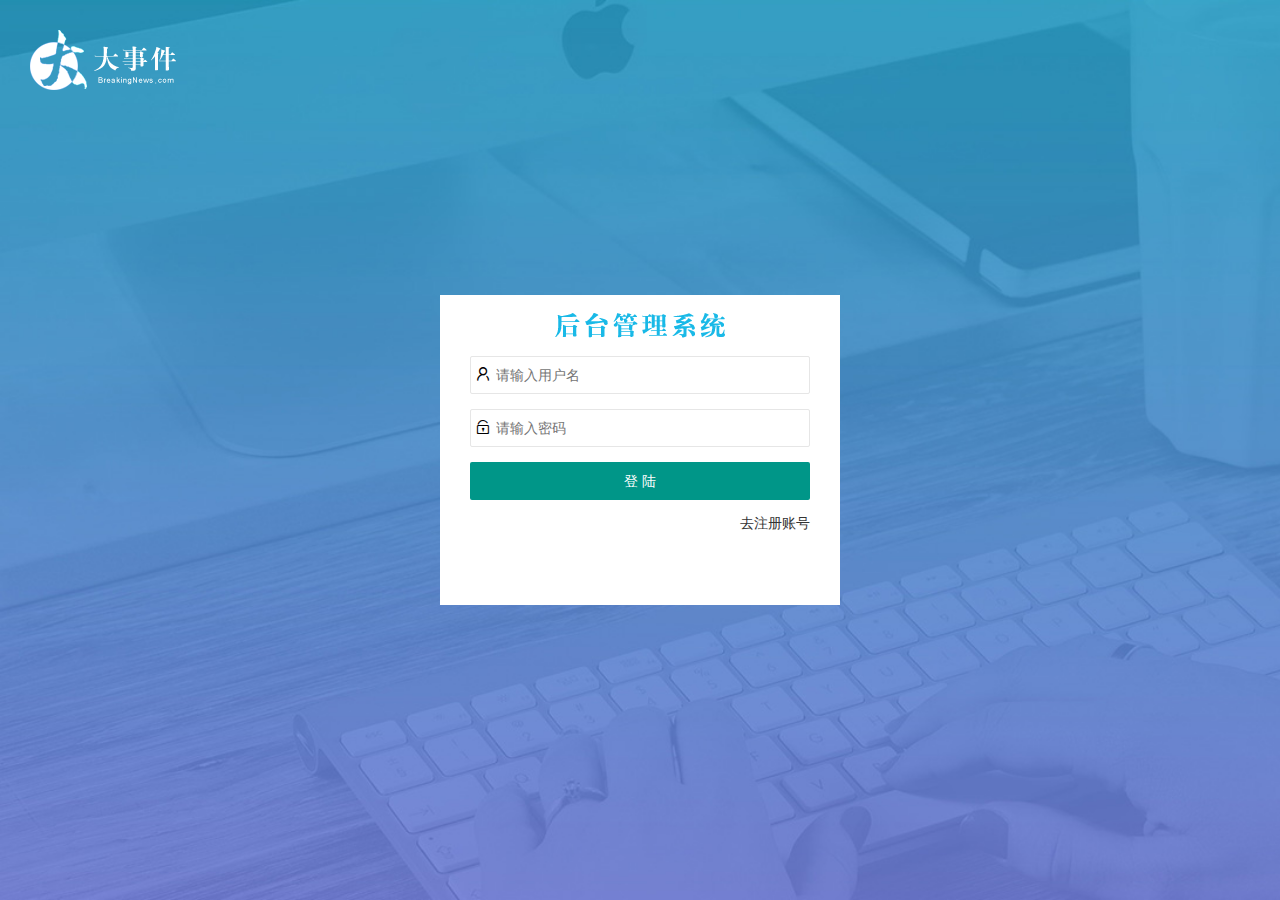
<file: login.html>
<!DOCTYPE html>
<html lang="en">
<head>
    <meta charset="UTF-8">
    <meta name="viewport" content="width=device-width, initial-scale=1.0">
    <title>bigNews</title>
    <!-- 第三方库layui的样式文件 -->
    <link rel="stylesheet" href="./assets/lib/layui/css/layui.css">
    <!-- 自己的css文件 login -->
    <link rel="stylesheet" href="./assets/css/login.css">
</head>
<body>

    <div class="logo">
        <img src="./assets/images/logo.png" alt="">
    </div>
    
    <!-- 登录盒子 -->
    <div class="login">
        <div class="title">
            <img src="./assets/images/login_title.png" alt="">
        </div>
         <!-- 表单区 -->
    <form class="layui-form myForm">
        <!-- 第一行: 用户名 -->
        <div class="layui-form-item">
            <i class="layui-icon layui-icon-username"></i>
            <input type="text" name="username" required  lay-verify="required|username" placeholder="请输入用户名" autocomplete="off" class="layui-input">
        </div>
        <!-- 第二行: 密码 -->
        <div class="layui-form-item">
            <i class="layui-icon layui-icon-password"></i>
            <input type="password" name="password" required lay-verify="required|pass" placeholder="请输入密码" autocomplete="off" class="layui-input">
        </div>
        <!-- 第三行: 登陆按钮 -->
        <div class="layui-form-item">
            <button class="layui-btn" lay-submit lay-filter="formDemo">登 陆</button>
        </div>
        <!-- 第四行: 去注册的超链接 -->
        <div class="layui-form-item">
          <div class="layui-input-block">
            <a href="javascript:;">去注册账号</a>
          </div>
        </div>
      </form>
    </div>
    <!-- 注册盒子 -->
    <div class="register hidden">
        <!--盒子标题 -->
        <div class="title">
            <img src="./assets/images/login_title.png" alt="">
        </div>
      <!-- 表单区 -->
      <form class="layui-form myForm">
        <!-- 第一行: 用户名 -->
        <div class="layui-form-item">
          <i class="layui-icon layui-icon-username"></i>
          <input type="text" name="username" required lay-verify="required|username" placeholder="请输入用户名" autocomplete="off"
            class="layui-input ">
        </div>
        <!-- 第二行: 密码 -->
        <div class="layui-form-item">
          <i class="layui-icon layui-icon-password"></i>
          <input type="password" name="password" required lay-verify="required|pass" placeholder="请输入密码" autocomplete="off"
            class="layui-input pass">
        </div>
        <!-- 第三行: 确认密码 -->
        <div class="layui-form-item">
          <i class="layui-icon layui-icon-password"></i>
          <input type="password"  required lay-verify="required|pass|repass" placeholder="请输入确认密码" autocomplete="off"
            class="layui-input repass">
        </div>
        <!-- 第四行: 注册按钮 -->
        <div class="layui-form-item">
          <button class="layui-btn layui-btn-fluid layui-btn-normal" lay-submit lay-filter="formDemo">注 册</button>
        </div>
        <!-- 第五行: 去登陆的超链接 -->
        <div class="layui-form-item">
          <div class="layui-input-block">
            <a href="javascript:;">去登陆</a>
          </div>
        </div>
      </form>
    </div>
    <!-- script引入文件 -->
    <script src="./assets/lib/jquery.js"></script>
    <script src="./assets/lib/layui/layui.all.js"></script>
    <script src="./assets/js/login.js"></script>
    <script src="./assets/js/utils.js"></script>

</body>
</html>
</file>
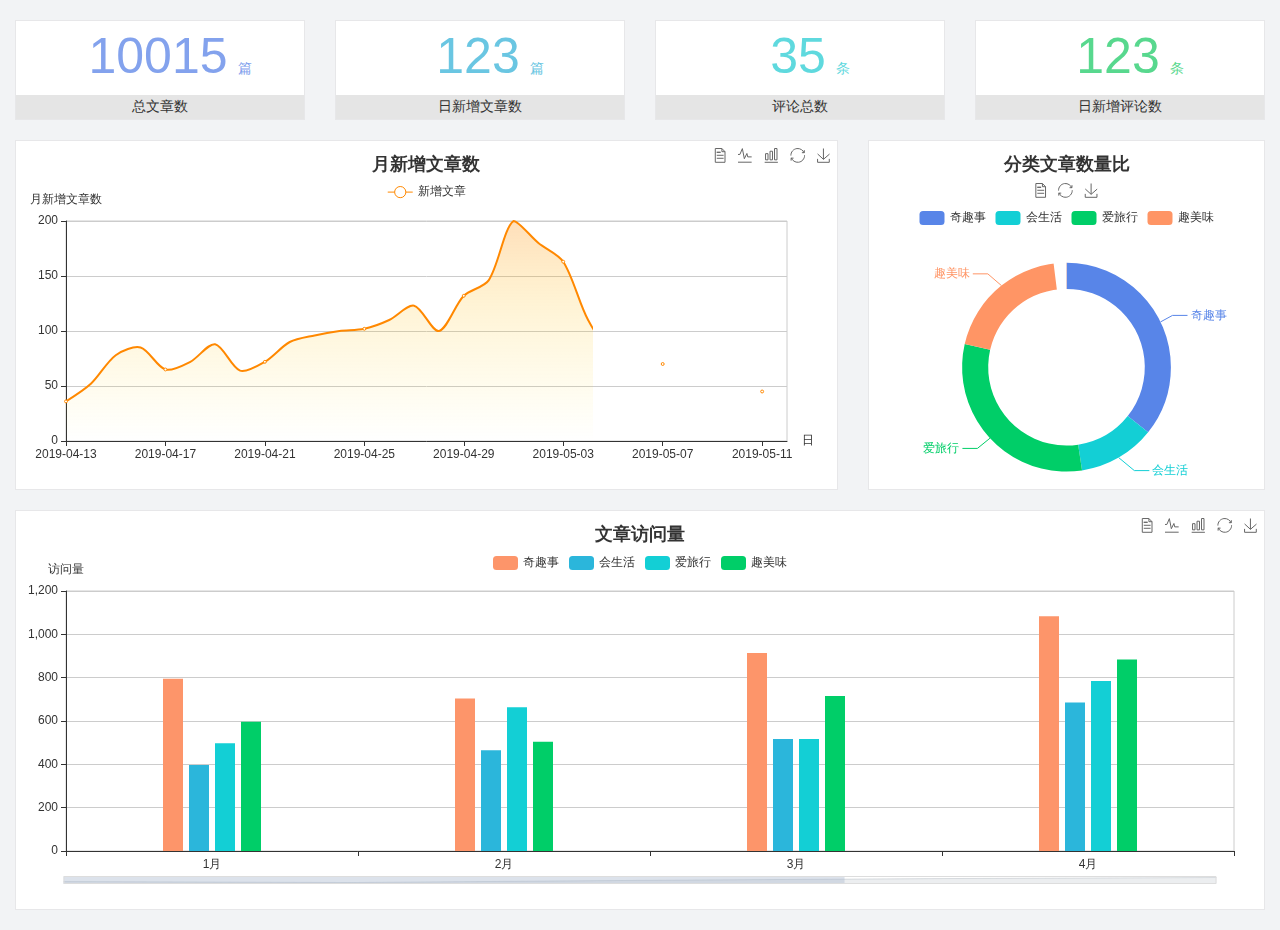
<file: home/dashboard.html>
<!DOCTYPE html>
<html lang="en">

<head>
  <meta charset="UTF-8">
  <meta name="viewport" content="width=device-width, initial-scale=1.0">
  <meta http-equiv="X-UA-Compatible" content="ie=edge">
  <title>图表统计</title>
  <link rel="stylesheet" href="../assets/lib/bootstrap.css" />
  <link rel="stylesheet" href="../assets/lib/main.css" />
  <script src="../assets/lib/jquery.js"></script>
  <script type="text/javascript" src="../assets/lib/echarts.min.js"></script>
</head>

<body>
  <div class="container-fluid">
    <div class="row spannel_list">
      <div class="col-sm-3 col-xs-6">
        <div class="spannel">
          <em>10015</em><span>篇</span>
          <b>总文章数</b>
        </div>
      </div>
      <div class="col-sm-3 col-xs-6">
        <div class="spannel scolor01">
          <em>123</em><span>篇</span>
          <b>日新增文章数</b>
        </div>
      </div>
      <div class="col-sm-3 col-xs-6">
        <div class="spannel scolor02">
          <em>35</em><span>条</span>
          <b>评论总数</b>
        </div>
      </div>
      <div class="col-sm-3 col-xs-6">
        <div class="spannel scolor03">
          <em>123</em><span>条</span>
          <b>日新增评论数</b>
        </div>
      </div>
    </div>
  </div>

  <div class="container-fluid">
    <div class="row curve-pie">
      <div class="col-lg-8 col-md-8">
        <div class="gragh_pannel" id="curve_show"></div>
      </div>
      <div class="col-lg-4 col-md-4">
        <div class="gragh_pannel" id="pie_show"></div>
      </div>
    </div>
  </div>

  <div class="container-fluid">
    <div class="column_pannel" id="column_show"></div>
  </div>

  <script>
    var oChart = echarts.init(document.getElementById('curve_show'));
    var aList_all = [
      { 'count': 36, 'date': '2019-04-13' },
      { 'count': 52, 'date': '2019-04-14' },
      { 'count': 78, 'date': '2019-04-15' },
      { 'count': 85, 'date': '2019-04-16' },
      { 'count': 65, 'date': '2019-04-17' },
      { 'count': 72, 'date': '2019-04-18' },
      { 'count': 88, 'date': '2019-04-19' },
      { 'count': 64, 'date': '2019-04-20' },
      { 'count': 72, 'date': '2019-04-21' },
      { 'count': 90, 'date': '2019-04-22' },
      { 'count': 96, 'date': '2019-04-23' },
      { 'count': 100, 'date': '2019-04-24' },
      { 'count': 102, 'date': '2019-04-25' },
      { 'count': 110, 'date': '2019-04-26' },
      { 'count': 123, 'date': '2019-04-27' },
      { 'count': 100, 'date': '2019-04-28' },
      { 'count': 132, 'date': '2019-04-29' },
      { 'count': 146, 'date': '2019-04-30' },
      { 'count': 200, 'date': '2019-05-01' },
      { 'count': 180, 'date': '2019-05-02' },
      { 'count': 163, 'date': '2019-05-03' },
      { 'count': 110, 'date': '2019-05-04' },
      { 'count': 80, 'date': '2019-05-05' },
      { 'count': 82, 'date': '2019-05-06' },
      { 'count': 70, 'date': '2019-05-07' },
      { 'count': 65, 'date': '2019-05-08' },
      { 'count': 54, 'date': '2019-05-09' },
      { 'count': 40, 'date': '2019-05-10' },
      { 'count': 45, 'date': '2019-05-11' },
      { 'count': 38, 'date': '2019-05-12' },
    ];

    let aCount = [];
    let aDate = [];

    for (var i = 0; i < aList_all.length; i++) {
      aCount.push(aList_all[i].count);
      aDate.push(aList_all[i].date);
    }

    var chartopt = {
      title: {
        text: '月新增文章数',
        left: 'center',
        top: '10'
      },
      tooltip: {
        trigger: 'axis'
      },
      legend: {
        data: ['新增文章'],
        top: '40'
      },
      toolbox: {
        show: true,
        feature: {
          mark: { show: true },
          dataView: { show: true, readOnly: false },
          magicType: { show: true, type: ['line', 'bar'] },
          restore: { show: true },
          saveAsImage: { show: true }
        }
      },
      calculable: true,
      xAxis: [
        {
          name: '日',
          type: 'category',
          boundaryGap: false,
          data: aDate
        }
      ],
      yAxis: [
        {
          name: '月新增文章数',
          type: 'value'
        }
      ],
      series: [
        {
          name: '新增文章',
          type: 'line',
          smooth: true,
          itemStyle: { normal: { areaStyle: { type: 'default' }, color: '#f80' }, lineStyle: { color: '#f80' } },
          data: aCount
        }],
      areaStyle: {
        normal: {
          color: new echarts.graphic.LinearGradient(0, 0, 0, 1, [{
            offset: 0,
            color: 'rgba(255,136,0,0.39)'
          }, {
            offset: .34,
            color: 'rgba(255,180,0,0.25)'
          }, {
            offset: 1,
            color: 'rgba(255,222,0,0.00)'
          }])

        }
      },
      grid: {
        show: true,
        x: 50,
        x2: 50,
        y: 80,
        height: 220
      }
    };

    oChart.setOption(chartopt);


    var oPie = echarts.init(document.getElementById('pie_show'));
    var oPieopt =
    {
      title: {
        top: 10,
        text: '分类文章数量比',
        x: 'center'
      },
      tooltip: {
        trigger: 'item',
        formatter: "{a} <br/>{b} : {c} ({d}%)"
      },
      color: ['#5885e8', '#13cfd5', '#00ce68', '#ff9565'],
      legend: {
        x: 'center',
        top: 65,
        data: ['奇趣事', '会生活', '爱旅行', '趣美味']
      },
      toolbox: {
        show: true,
        x: 'center',
        top: 35,
        feature: {
          mark: { show: true },
          dataView: { show: true, readOnly: false },
          magicType: {
            show: true,
            type: ['pie', 'funnel'],
            option: {
              funnel: {
                x: '25%',
                width: '50%',
                funnelAlign: 'left',
                max: 1548
              }
            }
          },
          restore: { show: true },
          saveAsImage: { show: true }
        }
      },
      calculable: true,
      series: [
        {
          name: '访问来源',
          type: 'pie',
          radius: ['45%', '60%'],
          center: ['50%', '65%'],
          data: [
            { value: 300, name: '奇趣事' },
            { value: 100, name: '会生活' },
            { value: 260, name: '爱旅行' },
            { value: 180, name: '趣美味' }
          ]
        }
      ]
    };
    oPie.setOption(oPieopt);



    var oColumn = this.echarts.init(document.getElementById('column_show'));
    var oColumnopt =
    {
      title: {
        text: '文章访问量',
        left: 'center',
        top: '10'
      },
      tooltip: {
        trigger: 'axis'
      },
      legend: {
        data: ['奇趣事', '会生活', '爱旅行', '趣美味'],
        top: '40'
      },
      toolbox: {
        show: true,
        feature: {
          mark: { show: true },
          dataView: { show: true, readOnly: false },
          magicType: { show: true, type: ['line', 'bar'] },
          restore: { show: true },
          saveAsImage: { show: true }
        }
      },
      calculable: true,
      xAxis: [
        {
          type: 'category',
          data: ['1月', '2月', '3月', '4月', '5月']
        }
      ],
      yAxis: [
        {
          name: '访问量',
          type: 'value'
        }
      ],
      series: [
        {
          name: '奇趣事',
          type: 'bar',
          barWidth: 20,
          itemStyle: {
            normal: { areaStyle: { type: 'default' }, color: '#fd956a' }
          },
          data: [800, 708, 920, 1090, 1200]
        },
        {
          name: '会生活',
          type: 'bar',
          barWidth: 20,
          itemStyle: {
            normal: { areaStyle: { type: 'default' }, color: '#2bb6db' }
          },
          data: [400, 468, 520, 690, 800]
        },
        {
          name: '爱旅行',
          type: 'bar',
          barWidth: 20,
          itemStyle: {
            normal: { areaStyle: { type: 'default' }, color: '#13cfd5' }
          },
          data: [500, 668, 520, 790, 900]
        },
        {
          name: '趣美味',
          type: 'bar',
          barWidth: 20,
          itemStyle: {
            normal: { areaStyle: { type: 'default' }, color: '#00ce68' }
          },
          data: [600, 508, 720, 890, 1000]
        }
      ],
      grid: {
        show: true,
        x: 50,
        x2: 30,
        y: 80,
        height: 260
      },
      dataZoom: [//给x轴设置滚动条
        {
          start: 0,//默认为0
          end: 100 - 1000 / 31,//默认为100
          type: 'slider',
          show: true,
          xAxisIndex: [0],
          handleSize: 0,//滑动条的 左右2个滑动条的大小
          height: 8,//组件高度
          left: 45, //左边的距离
          right: 50,//右边的距离
          bottom: 26,//右边的距离
          handleColor: '#ddd',//h滑动图标的颜色
          handleStyle: {
            borderColor: "#cacaca",
            borderWidth: "1",
            shadowBlur: 2,
            background: "#ddd",
            shadowColor: "#ddd",
          }
        }]
    };
    oColumn.setOption(oColumnopt);
  </script>
</body>

</html>
</file>
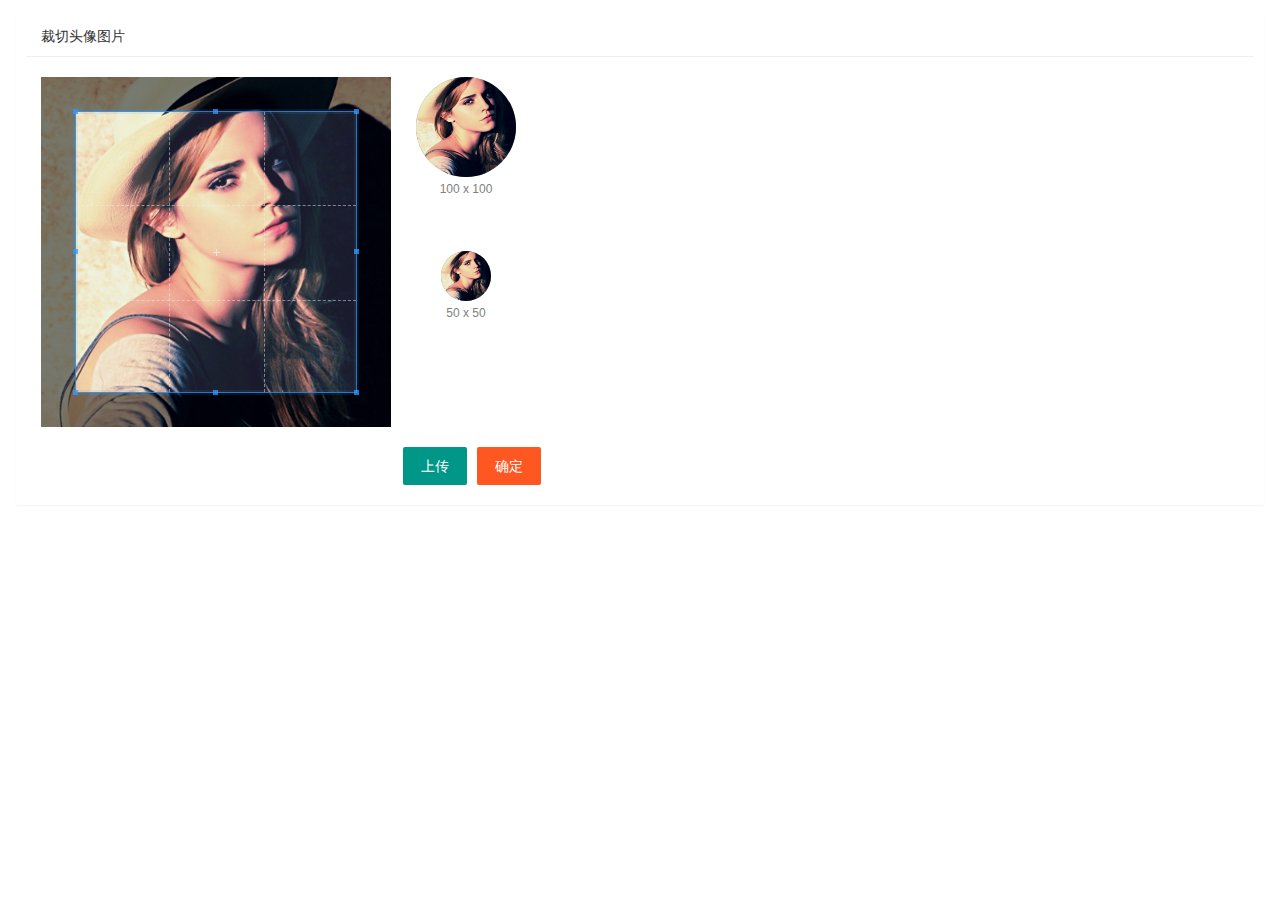
<file: user/user_avatar.html>
<!DOCTYPE html>
<html lang="en">
<head>
    <meta charset="UTF-8">
    <meta name="viewport" content="width=device-width, initial-scale=1.0">
    <title>头像上传</title>
    <link rel="stylesheet" href="../assets/lib/layui/css/layui.css">
    <link rel="stylesheet" href="../assets/lib/cropper/cropper.css">
    <link rel="stylesheet" href="../assets/css/user/user_avatar.css">
</head>
<body>
    <div class="layui-card">
        <div class="layui-card-header">裁切头像图片</div>
        <div class="layui-card-body">
          <!-- 第一行的图片裁剪和预览区域 -->
            <div class="row1">
                <!-- 图片裁剪区域 -->
                <div class="cropper-box">
                    <!-- 这个 img 标签很重要，将来会把它初始化为裁剪区域 -->
                    <img id="image" src="/assets/images/sample.jpg" />
                </div>
                <!-- 图片的预览区域 -->
                <div class="preview-box">
                    <div>
                        <!-- 宽高为 100px 的预览区域 -->
                        <div class="img-preview w100"></div>
                        <p class="size">100 x 100</p>
                    </div>
                    <div>
                        <!-- 宽高为 50px 的预览区域 -->
                        <div class="img-preview w50"></div>
                        <p class="size">50 x 50</p>
                    </div>
                </div>
            </div>
    
          <!-- 第二行的按钮区域 -->
            <div class="row2">
                <input type="file" id="avatar" style="display: none;">
                <button type="button" class="layui-btn btn-upload">上传</button>
                <button type="button" class="layui-btn layui-btn-danger btn-sure">确定</button>
            </div>
        </div>
    </div>
    <!-- 引入js文件 -->
    <script src="../assets/lib/jquery.js"></script>
    <script src="../assets/lib/cropper/Cropper.js"></script>
    <script src="../assets/lib/cropper/jquery-cropper.js"></script>
    <script src="../assets/lib/layui/layui.all.js"></script>
    <script src="../assets/js/utils.js"></script>
    <script src="../assets/js/user/user_avatar.js"></script>
</body>
</html>
</file>
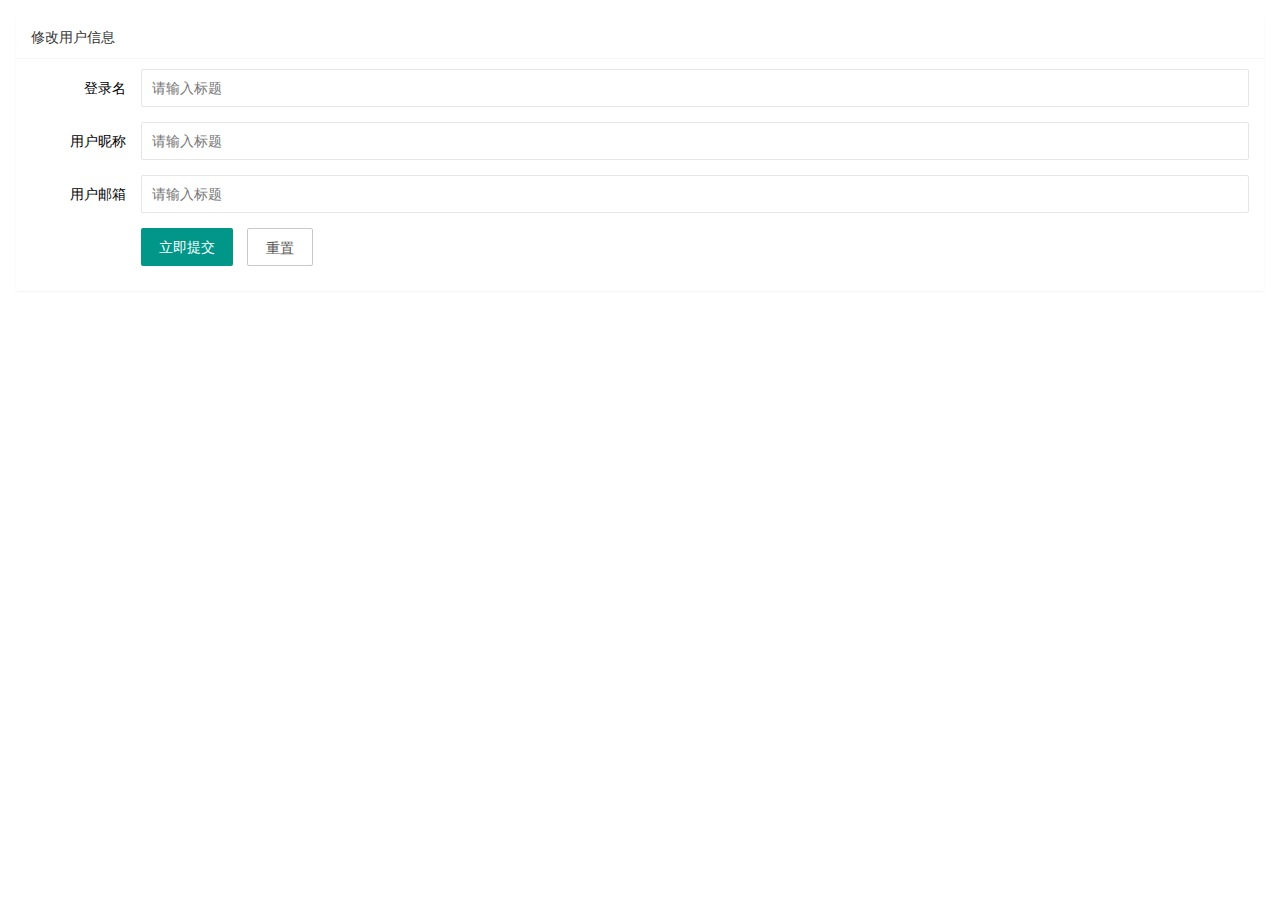
<file: user/user_info.html>
<!-- <!DOCTYPE html>
<html lang="en">
<head>
    <meta charset="UTF-8">
    <meta name="viewport" content="width=device-width, initial-scale=1.0">
    <title>个人基本资料页面</title> -->
<!DOCTYPE html>
<html lang="en">
<head>
  <meta charset="UTF-8">
  <meta name="viewport" content="width=device-width, initial-scale=1.0">
  <title>个人中心基本资料</title>
  <link rel="stylesheet" href="../assets/lib/layui/css/layui.css">
  <link rel="stylesheet" href="../assets/css/user/user_info.css">
</head>
<body>
    <div class="layui-card">
        <div class="layui-card-header">修改用户信息</div>
        <div class="layui-card-body">
          <form class="layui-form myForm" action="" lay-filter="myForm">
            <input type="hidden" name="id">
            <div class="layui-form-item">
              <label class="layui-form-label">登录名</label>
              <div class="layui-input-block">
                <input type="text" name="username" required  lay-verify="required" placeholder="请输入标题" autocomplete="off" class="layui-input">
              </div>
            </div>
            <div class="layui-form-item">
              <label class="layui-form-label">用户昵称</label>
              <div class="layui-input-block">
                <input type="text" name="nickname" required  lay-verify="required | nickname" placeholder="请输入标题" autocomplete="off" class="layui-input">
              </div>
            </div>
            <div class="layui-form-item">
              <label class="layui-form-label">用户邮箱</label>
              <div class="layui-input-block">
                <input type="text" name="email" required  lay-verify="required | email" placeholder="请输入标题" autocomplete="off" class="layui-input">
              </div>
            </div>
            <div class="layui-form-item">
              <div class="layui-input-block">
                <button class="layui-btn" lay-submit lay-filter="formDemo">立即提交</button>
                <button type="reset" class="layui-btn layui-btn-primary btn-reset">重置</button>
              </div>
            </div>
          </form>
        </div>
    </div>
      <!-- 引入jquery文件 -->
    <script src="../assets/lib/jquery.js"></script>
    <!-- 引入layui的js文件 -->
    <script src="../assets/lib/layui/layui.all.js"></script>
    <!-- 引入工具函数 -->
    <script src="../assets/js/utils.js"></script>
    <!-- 引入当前页面自己写的js文件 -->
    <script src="../assets/js/user/user_info.js"></script>    
</body>
</html>
</file>
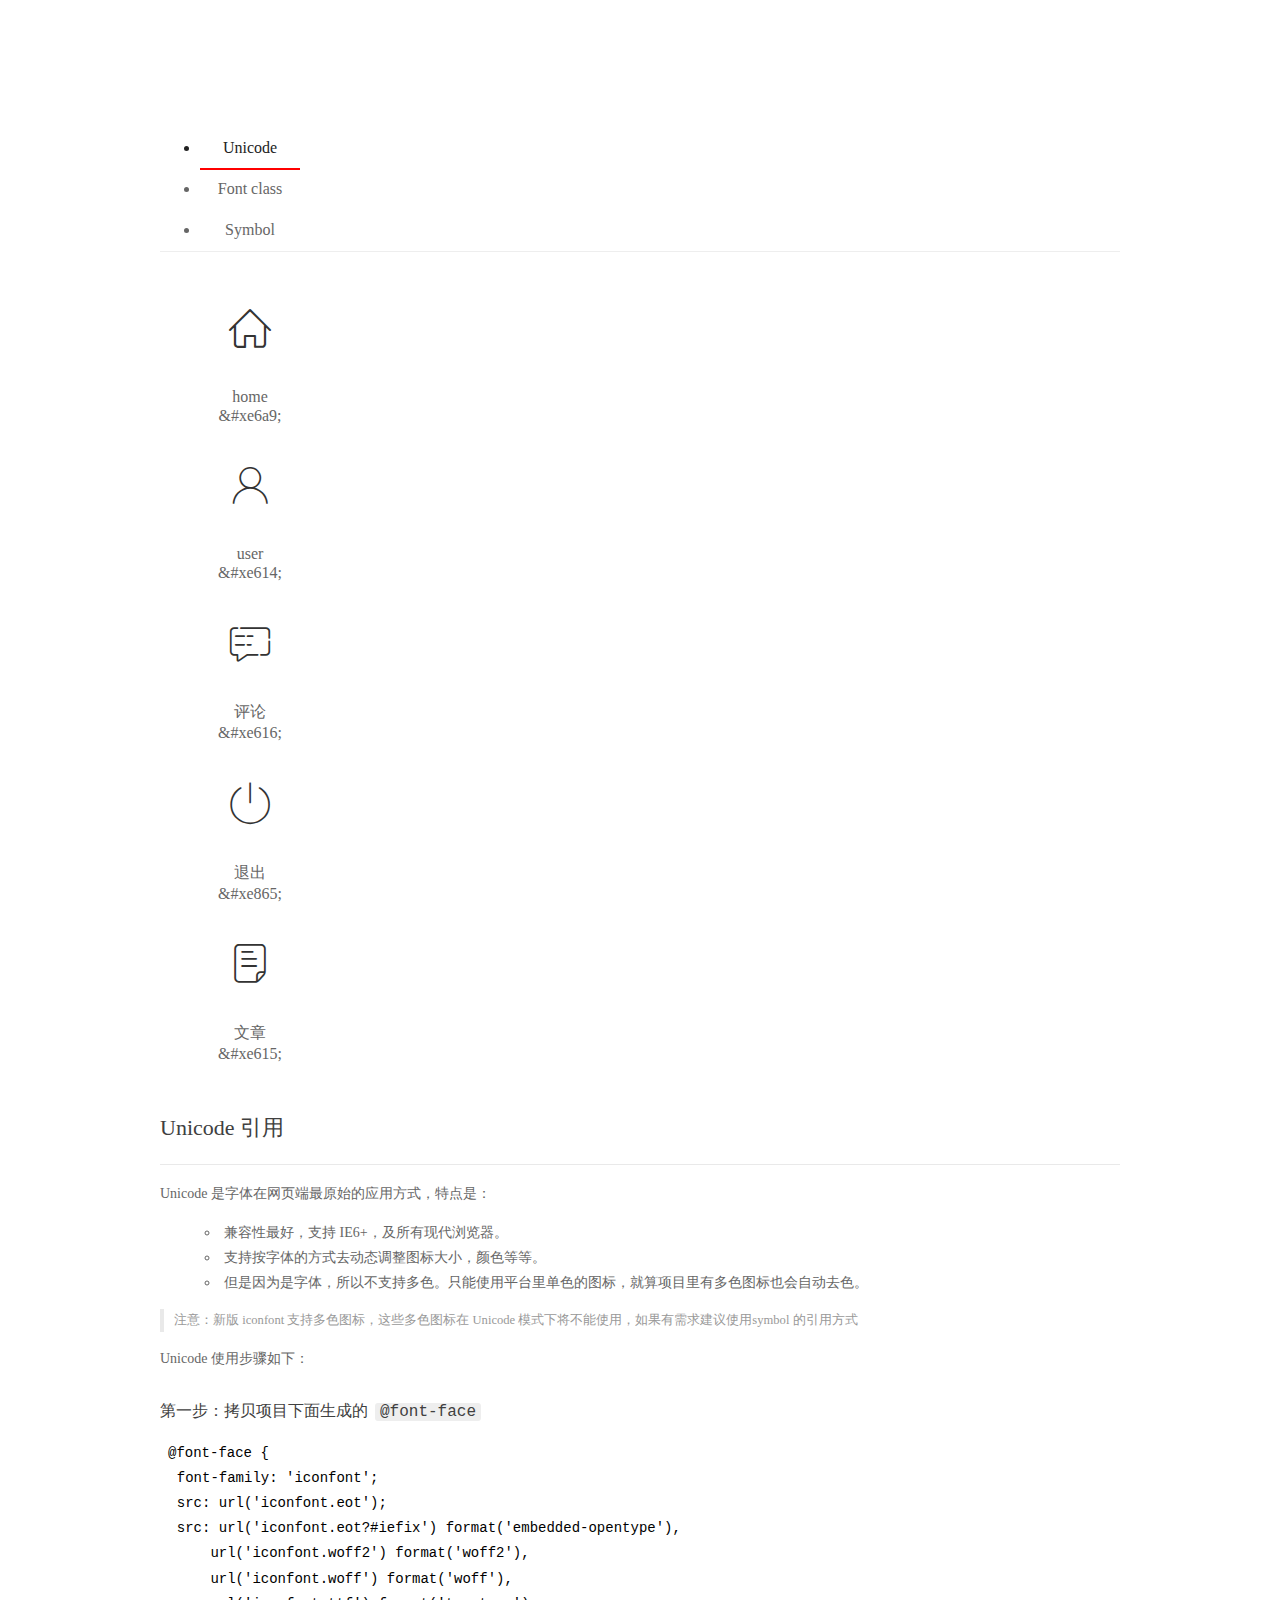
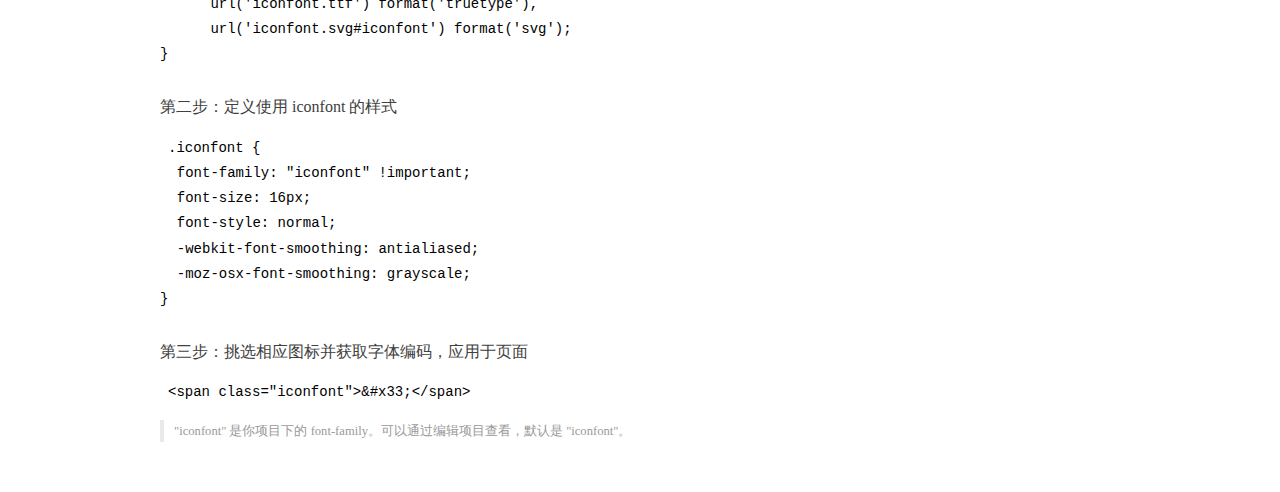
<file: assets/fonts/demo_index.html>
<!DOCTYPE html>
<html>
<head>
  <meta charset="utf-8"/>
  <title>IconFont Demo</title>
  <link rel="shortcut icon" href="https://gtms04.alicdn.com/tps/i4/TB1_oz6GVXXXXaFXpXXJDFnIXXX-64-64.ico" type="image/x-icon"/>
  <link rel="stylesheet" href="https://g.alicdn.com/thx/cube/1.3.2/cube.min.css">
  <link rel="stylesheet" href="demo.css">
  <link rel="stylesheet" href="iconfont.css">
  <script src="iconfont.js"></script>
  <!-- jQuery -->
  <script src="https://a1.alicdn.com/oss/uploads/2018/12/26/7bfddb60-08e8-11e9-9b04-53e73bb6408b.js"></script>
  <!-- 代码高亮 -->
  <script src="https://a1.alicdn.com/oss/uploads/2018/12/26/a3f714d0-08e6-11e9-8a15-ebf944d7534c.js"></script>
</head>
<body>
  <div class="main">
    <h1 class="logo"><a href="https://www.iconfont.cn/" title="iconfont 首页" target="_blank">&#xe86b;</a></h1>
    <div class="nav-tabs">
      <ul id="tabs" class="dib-box">
        <li class="dib active"><span>Unicode</span></li>
        <li class="dib"><span>Font class</span></li>
        <li class="dib"><span>Symbol</span></li>
      </ul>
      
    </div>
    <div class="tab-container">
      <div class="content unicode" style="display: block;">
          <ul class="icon_lists dib-box">
          
            <li class="dib">
              <span class="icon iconfont">&#xe6a9;</span>
                <div class="name">home</div>
                <div class="code-name">&amp;#xe6a9;</div>
              </li>
          
            <li class="dib">
              <span class="icon iconfont">&#xe614;</span>
                <div class="name">user</div>
                <div class="code-name">&amp;#xe614;</div>
              </li>
          
            <li class="dib">
              <span class="icon iconfont">&#xe616;</span>
                <div class="name">评论</div>
                <div class="code-name">&amp;#xe616;</div>
              </li>
          
            <li class="dib">
              <span class="icon iconfont">&#xe865;</span>
                <div class="name">退出</div>
                <div class="code-name">&amp;#xe865;</div>
              </li>
          
            <li class="dib">
              <span class="icon iconfont">&#xe615;</span>
                <div class="name">文章</div>
                <div class="code-name">&amp;#xe615;</div>
              </li>
          
          </ul>
          <div class="article markdown">
          <h2 id="unicode-">Unicode 引用</h2>
          <hr>

          <p>Unicode 是字体在网页端最原始的应用方式，特点是：</p>
          <ul>
            <li>兼容性最好，支持 IE6+，及所有现代浏览器。</li>
            <li>支持按字体的方式去动态调整图标大小，颜色等等。</li>
            <li>但是因为是字体，所以不支持多色。只能使用平台里单色的图标，就算项目里有多色图标也会自动去色。</li>
          </ul>
          <blockquote>
            <p>注意：新版 iconfont 支持多色图标，这些多色图标在 Unicode 模式下将不能使用，如果有需求建议使用symbol 的引用方式</p>
          </blockquote>
          <p>Unicode 使用步骤如下：</p>
          <h3 id="-font-face">第一步：拷贝项目下面生成的 <code>@font-face</code></h3>
<pre><code class="language-css"
>@font-face {
  font-family: 'iconfont';
  src: url('iconfont.eot');
  src: url('iconfont.eot?#iefix') format('embedded-opentype'),
      url('iconfont.woff2') format('woff2'),
      url('iconfont.woff') format('woff'),
      url('iconfont.ttf') format('truetype'),
      url('iconfont.svg#iconfont') format('svg');
}
</code></pre>
          <h3 id="-iconfont-">第二步：定义使用 iconfont 的样式</h3>
<pre><code class="language-css"
>.iconfont {
  font-family: "iconfont" !important;
  font-size: 16px;
  font-style: normal;
  -webkit-font-smoothing: antialiased;
  -moz-osx-font-smoothing: grayscale;
}
</code></pre>
          <h3 id="-">第三步：挑选相应图标并获取字体编码，应用于页面</h3>
<pre>
<code class="language-html"
>&lt;span class="iconfont"&gt;&amp;#x33;&lt;/span&gt;
</code></pre>
          <blockquote>
            <p>"iconfont" 是你项目下的 font-family。可以通过编辑项目查看，默认是 "iconfont"。</p>
          </blockquote>
          </div>
      </div>
      <div class="content font-class">
        <ul class="icon_lists dib-box">
          
          <li class="dib">
            <span class="icon iconfont icon-home"></span>
            <div class="name">
              home
            </div>
            <div class="code-name">.icon-home
            </div>
          </li>
          
          <li class="dib">
            <span class="icon iconfont icon-user"></span>
            <div class="name">
              user
            </div>
            <div class="code-name">.icon-user
            </div>
          </li>
          
          <li class="dib">
            <span class="icon iconfont icon-pinglun"></span>
            <div class="name">
              评论
            </div>
            <div class="code-name">.icon-pinglun
            </div>
          </li>
          
          <li class="dib">
            <span class="icon iconfont icon-tuichu"></span>
            <div class="name">
              退出
            </div>
            <div class="code-name">.icon-tuichu
            </div>
          </li>
          
          <li class="dib">
            <span class="icon iconfont icon-16"></span>
            <div class="name">
              文章
            </div>
            <div class="code-name">.icon-16
            </div>
          </li>
          
        </ul>
        <div class="article markdown">
        <h2 id="font-class-">font-class 引用</h2>
        <hr>

        <p>font-class 是 Unicode 使用方式的一种变种，主要是解决 Unicode 书写不直观，语意不明确的问题。</p>
        <p>与 Unicode 使用方式相比，具有如下特点：</p>
        <ul>
          <li>兼容性良好，支持 IE8+，及所有现代浏览器。</li>
          <li>相比于 Unicode 语意明确，书写更直观。可以很容易分辨这个 icon 是什么。</li>
          <li>因为使用 class 来定义图标，所以当要替换图标时，只需要修改 class 里面的 Unicode 引用。</li>
          <li>不过因为本质上还是使用的字体，所以多色图标还是不支持的。</li>
        </ul>
        <p>使用步骤如下：</p>
        <h3 id="-fontclass-">第一步：引入项目下面生成的 fontclass 代码：</h3>
<pre><code class="language-html">&lt;link rel="stylesheet" href="./iconfont.css"&gt;
</code></pre>
        <h3 id="-">第二步：挑选相应图标并获取类名，应用于页面：</h3>
<pre><code class="language-html">&lt;span class="iconfont icon-xxx"&gt;&lt;/span&gt;
</code></pre>
        <blockquote>
          <p>"
            iconfont" 是你项目下的 font-family。可以通过编辑项目查看，默认是 "iconfont"。</p>
        </blockquote>
      </div>
      </div>
      <div class="content symbol">
          <ul class="icon_lists dib-box">
          
            <li class="dib">
                <svg class="icon svg-icon" aria-hidden="true">
                  <use xlink:href="#icon-home"></use>
                </svg>
                <div class="name">home</div>
                <div class="code-name">#icon-home</div>
            </li>
          
            <li class="dib">
                <svg class="icon svg-icon" aria-hidden="true">
                  <use xlink:href="#icon-user"></use>
                </svg>
                <div class="name">user</div>
                <div class="code-name">#icon-user</div>
            </li>
          
            <li class="dib">
                <svg class="icon svg-icon" aria-hidden="true">
                  <use xlink:href="#icon-pinglun"></use>
                </svg>
                <div class="name">评论</div>
                <div class="code-name">#icon-pinglun</div>
            </li>
          
            <li class="dib">
                <svg class="icon svg-icon" aria-hidden="true">
                  <use xlink:href="#icon-tuichu"></use>
                </svg>
                <div class="name">退出</div>
                <div class="code-name">#icon-tuichu</div>
            </li>
          
            <li class="dib">
                <svg class="icon svg-icon" aria-hidden="true">
                  <use xlink:href="#icon-16"></use>
                </svg>
                <div class="name">文章</div>
                <div class="code-name">#icon-16</div>
            </li>
          
          </ul>
          <div class="article markdown">
          <h2 id="symbol-">Symbol 引用</h2>
          <hr>

          <p>这是一种全新的使用方式，应该说这才是未来的主流，也是平台目前推荐的用法。相关介绍可以参考这篇<a href="">文章</a>
            这种用法其实是做了一个 SVG 的集合，与另外两种相比具有如下特点：</p>
          <ul>
            <li>支持多色图标了，不再受单色限制。</li>
            <li>通过一些技巧，支持像字体那样，通过 <code>font-size</code>, <code>color</code> 来调整样式。</li>
            <li>兼容性较差，支持 IE9+，及现代浏览器。</li>
            <li>浏览器渲染 SVG 的性能一般，还不如 png。</li>
          </ul>
          <p>使用步骤如下：</p>
          <h3 id="-symbol-">第一步：引入项目下面生成的 symbol 代码：</h3>
<pre><code class="language-html">&lt;script src="./iconfont.js"&gt;&lt;/script&gt;
</code></pre>
          <h3 id="-css-">第二步：加入通用 CSS 代码（引入一次就行）：</h3>
<pre><code class="language-html">&lt;style&gt;
.icon {
  width: 1em;
  height: 1em;
  vertical-align: -0.15em;
  fill: currentColor;
  overflow: hidden;
}
&lt;/style&gt;
</code></pre>
          <h3 id="-">第三步：挑选相应图标并获取类名，应用于页面：</h3>
<pre><code class="language-html">&lt;svg class="icon" aria-hidden="true"&gt;
  &lt;use xlink:href="#icon-xxx"&gt;&lt;/use&gt;
&lt;/svg&gt;
</code></pre>
          </div>
      </div>

    </div>
  </div>
  <script>
  $(document).ready(function () {
      $('.tab-container .content:first').show()

      $('#tabs li').click(function (e) {
        var tabContent = $('.tab-container .content')
        var index = $(this).index()

        if ($(this).hasClass('active')) {
          return
        } else {
          $('#tabs li').removeClass('active')
          $(this).addClass('active')

          tabContent.hide().eq(index).fadeIn()
        }
      })
    })
  </script>
</body>
</html>
</file>
<file: assets/lib/layui/css/layui.css>
/** layui-v2.5.6 MIT License By https://www.layui.com */
 .layui-inline,img{display:inline-block;vertical-align:middle}h1,h2,h3,h4,h5,h6{font-weight:400}.layui-edge,.layui-header,.layui-inline,.layui-main{position:relative}.layui-body,.layui-edge,.layui-elip{overflow:hidden}.layui-btn,.layui-edge,.layui-inline,img{vertical-align:middle}.layui-btn,.layui-disabled,.layui-icon,.layui-unselect{-moz-user-select:none;-webkit-user-select:none;-ms-user-select:none}.layui-elip,.layui-form-checkbox span,.layui-form-pane .layui-form-label{text-overflow:ellipsis;white-space:nowrap}.layui-breadcrumb,.layui-tree-btnGroup{visibility:hidden}blockquote,body,button,dd,div,dl,dt,form,h1,h2,h3,h4,h5,h6,input,li,ol,p,pre,td,textarea,th,ul{margin:0;padding:0;-webkit-tap-highlight-color:rgba(0,0,0,0)}a:active,a:hover{outline:0}img{border:none}li{list-style:none}table{border-collapse:collapse;border-spacing:0}h4,h5,h6{font-size:100%}button,input,optgroup,option,select,textarea{font-family:inherit;font-size:inherit;font-style:inherit;font-weight:inherit;outline:0}pre{white-space:pre-wrap;white-space:-moz-pre-wrap;white-space:-pre-wrap;white-space:-o-pre-wrap;word-wrap:break-word}body{line-height:24px;font:14px Helvetica Neue,Helvetica,PingFang SC,Tahoma,Arial,sans-serif}hr{height:1px;margin:10px 0;border:0;clear:both}a{color:#333;text-decoration:none}a:hover{color:#777}a cite{font-style:normal;*cursor:pointer}.layui-border-box,.layui-border-box *{box-sizing:border-box}.layui-box,.layui-box *{box-sizing:content-box}.layui-clear{clear:both;*zoom:1}.layui-clear:after{content:'\20';clear:both;*zoom:1;display:block;height:0}.layui-inline{*display:inline;*zoom:1}.layui-edge{display:inline-block;width:0;height:0;border-width:6px;border-style:dashed;border-color:transparent}.layui-edge-top{top:-4px;border-bottom-color:#999;border-bottom-style:solid}.layui-edge-right{border-left-color:#999;border-left-style:solid}.layui-edge-bottom{top:2px;border-top-color:#999;border-top-style:solid}.layui-edge-left{border-right-color:#999;border-right-style:solid}.layui-disabled,.layui-disabled:hover{color:#d2d2d2!important;cursor:not-allowed!important}.layui-circle{border-radius:100%}.layui-show{display:block!important}.layui-hide{display:none!important}@font-face{font-family:layui-icon;src:url(../font/iconfont.eot?v=256);src:url(../font/iconfont.eot?v=256#iefix) format('embedded-opentype'),url(../font/iconfont.woff2?v=256) format('woff2'),url(../font/iconfont.woff?v=256) format('woff'),url(../font/iconfont.ttf?v=256) format('truetype'),url(../font/iconfont.svg?v=256#layui-icon) format('svg')}.layui-icon{font-family:layui-icon!important;font-size:16px;font-style:normal;-webkit-font-smoothing:antialiased;-moz-osx-font-smoothing:grayscale}.layui-icon-reply-fill:before{content:"\e611"}.layui-icon-set-fill:before{content:"\e614"}.layui-icon-menu-fill:before{content:"\e60f"}.layui-icon-search:before{content:"\e615"}.layui-icon-share:before{content:"\e641"}.layui-icon-set-sm:before{content:"\e620"}.layui-icon-engine:before{content:"\e628"}.layui-icon-close:before{content:"\1006"}.layui-icon-close-fill:before{content:"\1007"}.layui-icon-chart-screen:before{content:"\e629"}.layui-icon-star:before{content:"\e600"}.layui-icon-circle-dot:before{content:"\e617"}.layui-icon-chat:before{content:"\e606"}.layui-icon-release:before{content:"\e609"}.layui-icon-list:before{content:"\e60a"}.layui-icon-chart:before{content:"\e62c"}.layui-icon-ok-circle:before{content:"\1005"}.layui-icon-layim-theme:before{content:"\e61b"}.layui-icon-table:before{content:"\e62d"}.layui-icon-right:before{content:"\e602"}.layui-icon-left:before{content:"\e603"}.layui-icon-cart-simple:before{content:"\e698"}.layui-icon-face-cry:before{content:"\e69c"}.layui-icon-face-smile:before{content:"\e6af"}.layui-icon-survey:before{content:"\e6b2"}.layui-icon-tree:before{content:"\e62e"}.layui-icon-ie:before{content:"\e7bb"}.layui-icon-upload-circle:before{content:"\e62f"}.layui-icon-add-circle:before{content:"\e61f"}.layui-icon-download-circle:before{content:"\e601"}.layui-icon-templeate-1:before{content:"\e630"}.layui-icon-util:before{content:"\e631"}.layui-icon-face-surprised:before{content:"\e664"}.layui-icon-edit:before{content:"\e642"}.layui-icon-speaker:before{content:"\e645"}.layui-icon-down:before{content:"\e61a"}.layui-icon-file:before{content:"\e621"}.layui-icon-layouts:before{content:"\e632"}.layui-icon-rate-half:before{content:"\e6c9"}.layui-icon-add-circle-fine:before{content:"\e608"}.layui-icon-prev-circle:before{content:"\e633"}.layui-icon-read:before{content:"\e705"}.layui-icon-404:before{content:"\e61c"}.layui-icon-carousel:before{content:"\e634"}.layui-icon-help:before{content:"\e607"}.layui-icon-code-circle:before{content:"\e635"}.layui-icon-windows:before{content:"\e67f"}.layui-icon-water:before{content:"\e636"}.layui-icon-username:before{content:"\e66f"}.layui-icon-find-fill:before{content:"\e670"}.layui-icon-about:before{content:"\e60b"}.layui-icon-location:before{content:"\e715"}.layui-icon-up:before{content:"\e619"}.layui-icon-pause:before{content:"\e651"}.layui-icon-date:before{content:"\e637"}.layui-icon-layim-uploadfile:before{content:"\e61d"}.layui-icon-delete:before{content:"\e640"}.layui-icon-play:before{content:"\e652"}.layui-icon-top:before{content:"\e604"}.layui-icon-firefox:before{content:"\e686"}.layui-icon-friends:before{content:"\e612"}.layui-icon-refresh-3:before{content:"\e9aa"}.layui-icon-ok:before{content:"\e605"}.layui-icon-layer:before{content:"\e638"}.layui-icon-face-smile-fine:before{content:"\e60c"}.layui-icon-dollar:before{content:"\e659"}.layui-icon-group:before{content:"\e613"}.layui-icon-layim-download:before{content:"\e61e"}.layui-icon-picture-fine:before{content:"\e60d"}.layui-icon-link:before{content:"\e64c"}.layui-icon-diamond:before{content:"\e735"}.layui-icon-log:before{content:"\e60e"}.layui-icon-key:before{content:"\e683"}.layui-icon-rate-solid:before{content:"\e67a"}.layui-icon-fonts-del:before{content:"\e64f"}.layui-icon-unlink:before{content:"\e64d"}.layui-icon-fonts-clear:before{content:"\e639"}.layui-icon-triangle-r:before{content:"\e623"}.layui-icon-circle:before{content:"\e63f"}.layui-icon-radio:before{content:"\e643"}.layui-icon-align-center:before{content:"\e647"}.layui-icon-align-right:before{content:"\e648"}.layui-icon-align-left:before{content:"\e649"}.layui-icon-loading-1:before{content:"\e63e"}.layui-icon-return:before{content:"\e65c"}.layui-icon-fonts-strong:before{content:"\e62b"}.layui-icon-upload:before{content:"\e67c"}.layui-icon-dialogue:before{content:"\e63a"}.layui-icon-video:before{content:"\e6ed"}.layui-icon-headset:before{content:"\e6fc"}.layui-icon-cellphone-fine:before{content:"\e63b"}.layui-icon-add-1:before{content:"\e654"}.layui-icon-face-smile-b:before{content:"\e650"}.layui-icon-fonts-html:before{content:"\e64b"}.layui-icon-screen-full:before{content:"\e622"}.layui-icon-form:before{content:"\e63c"}.layui-icon-cart:before{content:"\e657"}.layui-icon-camera-fill:before{content:"\e65d"}.layui-icon-tabs:before{content:"\e62a"}.layui-icon-heart-fill:before{content:"\e68f"}.layui-icon-fonts-code:before{content:"\e64e"}.layui-icon-ios:before{content:"\e680"}.layui-icon-at:before{content:"\e687"}.layui-icon-fire:before{content:"\e756"}.layui-icon-set:before{content:"\e716"}.layui-icon-fonts-u:before{content:"\e646"}.layui-icon-triangle-d:before{content:"\e625"}.layui-icon-tips:before{content:"\e702"}.layui-icon-picture:before{content:"\e64a"}.layui-icon-more-vertical:before{content:"\e671"}.layui-icon-bluetooth:before{content:"\e689"}.layui-icon-flag:before{content:"\e66c"}.layui-icon-loading:before{content:"\e63d"}.layui-icon-fonts-i:before{content:"\e644"}.layui-icon-refresh-1:before{content:"\e666"}.layui-icon-rmb:before{content:"\e65e"}.layui-icon-addition:before{content:"\e624"}.layui-icon-home:before{content:"\e68e"}.layui-icon-time:before{content:"\e68d"}.layui-icon-user:before{content:"\e770"}.layui-icon-notice:before{content:"\e667"}.layui-icon-chrome:before{content:"\e68a"}.layui-icon-edge:before{content:"\e68b"}.layui-icon-login-weibo:before{content:"\e675"}.layui-icon-voice:before{content:"\e688"}.layui-icon-upload-drag:before{content:"\e681"}.layui-icon-login-qq:before{content:"\e676"}.layui-icon-snowflake:before{content:"\e6b1"}.layui-icon-heart:before{content:"\e68c"}.layui-icon-logout:before{content:"\e682"}.layui-icon-file-b:before{content:"\e655"}.layui-icon-template:before{content:"\e663"}.layui-icon-transfer:before{content:"\e691"}.layui-icon-auz:before{content:"\e672"}.layui-icon-console:before{content:"\e665"}.layui-icon-app:before{content:"\e653"}.layui-icon-prev:before{content:"\e65a"}.layui-icon-website:before{content:"\e7ae"}.layui-icon-next:before{content:"\e65b"}.layui-icon-component:before{content:"\e857"}.layui-icon-android:before{content:"\e684"}.layui-icon-more:before{content:"\e65f"}.layui-icon-login-wechat:before{content:"\e677"}.layui-icon-shrink-right:before{content:"\e668"}.layui-icon-spread-left:before{content:"\e66b"}.layui-icon-camera:before{content:"\e660"}.layui-icon-note:before{content:"\e66e"}.layui-icon-refresh:before{content:"\e669"}.layui-icon-female:before{content:"\e661"}.layui-icon-male:before{content:"\e662"}.layui-icon-screen-restore:before{content:"\e758"}.layui-icon-password:before{content:"\e673"}.layui-icon-senior:before{content:"\e674"}.layui-icon-theme:before{content:"\e66a"}.layui-icon-tread:before{content:"\e6c5"}.layui-icon-praise:before{content:"\e6c6"}.layui-icon-star-fill:before{content:"\e658"}.layui-icon-rate:before{content:"\e67b"}.layui-icon-template-1:before{content:"\e656"}.layui-icon-vercode:before{content:"\e679"}.layui-icon-service:before{content:"\e626"}.layui-icon-cellphone:before{content:"\e678"}.layui-icon-print:before{content:"\e66d"}.layui-icon-cols:before{content:"\e610"}.layui-icon-wifi:before{content:"\e7e0"}.layui-icon-export:before{content:"\e67d"}.layui-icon-rss:before{content:"\e808"}.layui-icon-slider:before{content:"\e714"}.layui-icon-email:before{content:"\e618"}.layui-icon-subtraction:before{content:"\e67e"}.layui-icon-mike:before{content:"\e6dc"}.layui-icon-light:before{content:"\e748"}.layui-icon-gift:before{content:"\e627"}.layui-icon-mute:before{content:"\e685"}.layui-icon-reduce-circle:before{content:"\e616"}.layui-icon-music:before{content:"\e690"}.layui-main{width:1140px;margin:0 auto}.layui-header{z-index:1000;height:60px}.layui-header a:hover{transition:all .5s;-webkit-transition:all .5s}.layui-side{position:fixed;left:0;top:0;bottom:0;z-index:999;width:200px;overflow-x:hidden}.layui-side-scroll{position:relative;width:220px;height:100%;overflow-x:hidden}.layui-body{position:absolute;left:200px;right:0;top:0;bottom:0;z-index:998;width:auto;overflow-y:auto;box-sizing:border-box}.layui-layout-body{overflow:hidden}.layui-layout-admin .layui-header{background-color:#23262E}.layui-layout-admin .layui-side{top:60px;width:200px;overflow-x:hidden}.layui-layout-admin .layui-body{position:fixed;top:60px;bottom:44px}.layui-layout-admin .layui-main{width:auto;margin:0 15px}.layui-layout-admin .layui-footer{position:fixed;left:200px;right:0;bottom:0;height:44px;line-height:44px;padding:0 15px;background-color:#eee}.layui-layout-admin .layui-logo{position:absolute;left:0;top:0;width:200px;height:100%;line-height:60px;text-align:center;color:#009688;font-size:16px}.layui-layout-admin .layui-header .layui-nav{background:0 0}.layui-layout-left{position:absolute!important;left:200px;top:0}.layui-layout-right{position:absolute!important;right:0;top:0}.layui-container{position:relative;margin:0 auto;padding:0 15px;box-sizing:border-box}.layui-fluid{position:relative;margin:0 auto;padding:0 15px}.layui-row:after,.layui-row:before{content:'';display:block;clear:both}.layui-col-lg1,.layui-col-lg10,.layui-col-lg11,.layui-col-lg12,.layui-col-lg2,.layui-col-lg3,.layui-col-lg4,.layui-col-lg5,.layui-col-lg6,.layui-col-lg7,.layui-col-lg8,.layui-col-lg9,.layui-col-md1,.layui-col-md10,.layui-col-md11,.layui-col-md12,.layui-col-md2,.layui-col-md3,.layui-col-md4,.layui-col-md5,.layui-col-md6,.layui-col-md7,.layui-col-md8,.layui-col-md9,.layui-col-sm1,.layui-col-sm10,.layui-col-sm11,.layui-col-sm12,.layui-col-sm2,.layui-col-sm3,.layui-col-sm4,.layui-col-sm5,.layui-col-sm6,.layui-col-sm7,.layui-col-sm8,.layui-col-sm9,.layui-col-xs1,.layui-col-xs10,.layui-col-xs11,.layui-col-xs12,.layui-col-xs2,.layui-col-xs3,.layui-col-xs4,.layui-col-xs5,.layui-col-xs6,.layui-col-xs7,.layui-col-xs8,.layui-col-xs9{position:relative;display:block;box-sizing:border-box}.layui-col-xs1,.layui-col-xs10,.layui-col-xs11,.layui-col-xs12,.layui-col-xs2,.layui-col-xs3,.layui-col-xs4,.layui-col-xs5,.layui-col-xs6,.layui-col-xs7,.layui-col-xs8,.layui-col-xs9{float:left}.layui-col-xs1{width:8.33333333%}.layui-col-xs2{width:16.66666667%}.layui-col-xs3{width:25%}.layui-col-xs4{width:33.33333333%}.layui-col-xs5{width:41.66666667%}.layui-col-xs6{width:50%}.layui-col-xs7{width:58.33333333%}.layui-col-xs8{width:66.66666667%}.layui-col-xs9{width:75%}.layui-col-xs10{width:83.33333333%}.layui-col-xs11{width:91.66666667%}.layui-col-xs12{width:100%}.layui-col-xs-offset1{margin-left:8.33333333%}.layui-col-xs-offset2{margin-left:16.66666667%}.layui-col-xs-offset3{margin-left:25%}.layui-col-xs-offset4{margin-left:33.33333333%}.layui-col-xs-offset5{margin-left:41.66666667%}.layui-col-xs-offset6{margin-left:50%}.layui-col-xs-offset7{margin-left:58.33333333%}.layui-col-xs-offset8{margin-left:66.66666667%}.layui-col-xs-offset9{margin-left:75%}.layui-col-xs-offset10{margin-left:83.33333333%}.layui-col-xs-offset11{margin-left:91.66666667%}.layui-col-xs-offset12{margin-left:100%}@media screen and (max-width:768px){.layui-hide-xs{display:none!important}.layui-show-xs-block{display:block!important}.layui-show-xs-inline{display:inline!important}.layui-show-xs-inline-block{display:inline-block!important}}@media screen and (min-width:768px){.layui-container{width:750px}.layui-hide-sm{display:none!important}.layui-show-sm-block{display:block!important}.layui-show-sm-inline{display:inline!important}.layui-show-sm-inline-block{display:inline-block!important}.layui-col-sm1,.layui-col-sm10,.layui-col-sm11,.layui-col-sm12,.layui-col-sm2,.layui-col-sm3,.layui-col-sm4,.layui-col-sm5,.layui-col-sm6,.layui-col-sm7,.layui-col-sm8,.layui-col-sm9{float:left}.layui-col-sm1{width:8.33333333%}.layui-col-sm2{width:16.66666667%}.layui-col-sm3{width:25%}.layui-col-sm4{width:33.33333333%}.layui-col-sm5{width:41.66666667%}.layui-col-sm6{width:50%}.layui-col-sm7{width:58.33333333%}.layui-col-sm8{width:66.66666667%}.layui-col-sm9{width:75%}.layui-col-sm10{width:83.33333333%}.layui-col-sm11{width:91.66666667%}.layui-col-sm12{width:100%}.layui-col-sm-offset1{margin-left:8.33333333%}.layui-col-sm-offset2{margin-left:16.66666667%}.layui-col-sm-offset3{margin-left:25%}.layui-col-sm-offset4{margin-left:33.33333333%}.layui-col-sm-offset5{margin-left:41.66666667%}.layui-col-sm-offset6{margin-left:50%}.layui-col-sm-offset7{margin-left:58.33333333%}.layui-col-sm-offset8{margin-left:66.66666667%}.layui-col-sm-offset9{margin-left:75%}.layui-col-sm-offset10{margin-left:83.33333333%}.layui-col-sm-offset11{margin-left:91.66666667%}.layui-col-sm-offset12{margin-left:100%}}@media screen and (min-width:992px){.layui-container{width:970px}.layui-hide-md{display:none!important}.layui-show-md-block{display:block!important}.layui-show-md-inline{display:inline!important}.layui-show-md-inline-block{display:inline-block!important}.layui-col-md1,.layui-col-md10,.layui-col-md11,.layui-col-md12,.layui-col-md2,.layui-col-md3,.layui-col-md4,.layui-col-md5,.layui-col-md6,.layui-col-md7,.layui-col-md8,.layui-col-md9{float:left}.layui-col-md1{width:8.33333333%}.layui-col-md2{width:16.66666667%}.layui-col-md3{width:25%}.layui-col-md4{width:33.33333333%}.layui-col-md5{width:41.66666667%}.layui-col-md6{width:50%}.layui-col-md7{width:58.33333333%}.layui-col-md8{width:66.66666667%}.layui-col-md9{width:75%}.layui-col-md10{width:83.33333333%}.layui-col-md11{width:91.66666667%}.layui-col-md12{width:100%}.layui-col-md-offset1{margin-left:8.33333333%}.layui-col-md-offset2{margin-left:16.66666667%}.layui-col-md-offset3{margin-left:25%}.layui-col-md-offset4{margin-left:33.33333333%}.layui-col-md-offset5{margin-left:41.66666667%}.layui-col-md-offset6{margin-left:50%}.layui-col-md-offset7{margin-left:58.33333333%}.layui-col-md-offset8{margin-left:66.66666667%}.layui-col-md-offset9{margin-left:75%}.layui-col-md-offset10{margin-left:83.33333333%}.layui-col-md-offset11{margin-left:91.66666667%}.layui-col-md-offset12{margin-left:100%}}@media screen and (min-width:1200px){.layui-container{width:1170px}.layui-hide-lg{display:none!important}.layui-show-lg-block{display:block!important}.layui-show-lg-inline{display:inline!important}.layui-show-lg-inline-block{display:inline-block!important}.layui-col-lg1,.layui-col-lg10,.layui-col-lg11,.layui-col-lg12,.layui-col-lg2,.layui-col-lg3,.layui-col-lg4,.layui-col-lg5,.layui-col-lg6,.layui-col-lg7,.layui-col-lg8,.layui-col-lg9{float:left}.layui-col-lg1{width:8.33333333%}.layui-col-lg2{width:16.66666667%}.layui-col-lg3{width:25%}.layui-col-lg4{width:33.33333333%}.layui-col-lg5{width:41.66666667%}.layui-col-lg6{width:50%}.layui-col-lg7{width:58.33333333%}.layui-col-lg8{width:66.66666667%}.layui-col-lg9{width:75%}.layui-col-lg10{width:83.33333333%}.layui-col-lg11{width:91.66666667%}.layui-col-lg12{width:100%}.layui-col-lg-offset1{margin-left:8.33333333%}.layui-col-lg-offset2{margin-left:16.66666667%}.layui-col-lg-offset3{margin-left:25%}.layui-col-lg-offset4{margin-left:33.33333333%}.layui-col-lg-offset5{margin-left:41.66666667%}.layui-col-lg-offset6{margin-left:50%}.layui-col-lg-offset7{margin-left:58.33333333%}.layui-col-lg-offset8{margin-left:66.66666667%}.layui-col-lg-offset9{margin-left:75%}.layui-col-lg-offset10{margin-left:83.33333333%}.layui-col-lg-offset11{margin-left:91.66666667%}.layui-col-lg-offset12{margin-left:100%}}.layui-col-space1{margin:-.5px}.layui-col-space1>*{padding:.5px}.layui-col-space2{margin:-1px}.layui-col-space2>*{padding:1px}.layui-col-space4{margin:-2px}.layui-col-space4>*{padding:2px}.layui-col-space5{margin:-2.5px}.layui-col-space5>*{padding:2.5px}.layui-col-space6{margin:-3px}.layui-col-space6>*{padding:3px}.layui-col-space8{margin:-4px}.layui-col-space8>*{padding:4px}.layui-col-space10{margin:-5px}.layui-col-space10>*{padding:5px}.layui-col-space12{margin:-6px}.layui-col-space12>*{padding:6px}.layui-col-space14{margin:-7px}.layui-col-space14>*{padding:7px}.layui-col-space15{margin:-7.5px}.layui-col-space15>*{padding:7.5px}.layui-col-space16{margin:-8px}.layui-col-space16>*{padding:8px}.layui-col-space18{margin:-9px}.layui-col-space18>*{padding:9px}.layui-col-space20{margin:-10px}.layui-col-space20>*{padding:10px}.layui-col-space22{margin:-11px}.layui-col-space22>*{padding:11px}.layui-col-space24{margin:-12px}.layui-col-space24>*{padding:12px}.layui-col-space25{margin:-12.5px}.layui-col-space25>*{padding:12.5px}.layui-col-space26{margin:-13px}.layui-col-space26>*{padding:13px}.layui-col-space28{margin:-14px}.layui-col-space28>*{padding:14px}.layui-col-space30{margin:-15px}.layui-col-space30>*{padding:15px}.layui-btn,.layui-input,.layui-select,.layui-textarea,.layui-upload-button{outline:0;-webkit-appearance:none;transition:all .3s;-webkit-transition:all .3s;box-sizing:border-box}.layui-elem-quote{margin-bottom:10px;padding:15px;line-height:22px;border-left:5px solid #009688;border-radius:0 2px 2px 0;background-color:#f2f2f2}.layui-quote-nm{border-style:solid;border-width:1px 1px 1px 5px;background:0 0}.layui-elem-field{margin-bottom:10px;padding:0;border-width:1px;border-style:solid}.layui-elem-field legend{margin-left:20px;padding:0 10px;font-size:20px;font-weight:300}.layui-field-title{margin:10px 0 20px;border-width:1px 0 0}.layui-field-box{padding:10px 15px}.layui-field-title .layui-field-box{padding:10px 0}.layui-progress{position:relative;height:6px;border-radius:20px;background-color:#e2e2e2}.layui-progress-bar{position:absolute;left:0;top:0;width:0;max-width:100%;height:6px;border-radius:20px;text-align:right;background-color:#5FB878;transition:all .3s;-webkit-transition:all .3s}.layui-progress-big,.layui-progress-big .layui-progress-bar{height:18px;line-height:18px}.layui-progress-text{position:relative;top:-20px;line-height:18px;font-size:12px;color:#666}.layui-progress-big .layui-progress-text{position:static;padding:0 10px;color:#fff}.layui-collapse{border-width:1px;border-style:solid;border-radius:2px}.layui-colla-content,.layui-colla-item{border-top-width:1px;border-top-style:solid}.layui-colla-item:first-child{border-top:none}.layui-colla-title{position:relative;height:42px;line-height:42px;padding:0 15px 0 35px;color:#333;background-color:#f2f2f2;cursor:pointer;font-size:14px;overflow:hidden}.layui-colla-content{display:none;padding:10px 15px;line-height:22px;color:#666}.layui-colla-icon{position:absolute;left:15px;top:0;font-size:14px}.layui-card{margin-bottom:15px;border-radius:2px;background-color:#fff;box-shadow:0 1px 2px 0 rgba(0,0,0,.05)}.layui-card:last-child{margin-bottom:0}.layui-card-header{position:relative;height:42px;line-height:42px;padding:0 15px;border-bottom:1px solid #f6f6f6;color:#333;border-radius:2px 2px 0 0;font-size:14px}.layui-bg-black,.layui-bg-blue,.layui-bg-cyan,.layui-bg-green,.layui-bg-orange,.layui-bg-red{color:#fff!important}.layui-card-body{position:relative;padding:10px 15px;line-height:24px}.layui-card-body[pad15]{padding:15px}.layui-card-body[pad20]{padding:20px}.layui-card-body .layui-table{margin:5px 0}.layui-card .layui-tab{margin:0}.layui-panel-window{position:relative;padding:15px;border-radius:0;border-top:5px solid #E6E6E6;background-color:#fff}.layui-auxiliar-moving{position:fixed;left:0;right:0;top:0;bottom:0;width:100%;height:100%;background:0 0;z-index:9999999999}.layui-form-label,.layui-form-mid,.layui-form-select,.layui-input-block,.layui-input-inline,.layui-textarea{position:relative}.layui-bg-red{background-color:#FF5722!important}.layui-bg-orange{background-color:#FFB800!important}.layui-bg-green{background-color:#009688!important}.layui-bg-cyan{background-color:#2F4056!important}.layui-bg-blue{background-color:#1E9FFF!important}.layui-bg-black{background-color:#393D49!important}.layui-bg-gray{background-color:#eee!important;color:#666!important}.layui-badge-rim,.layui-colla-content,.layui-colla-item,.layui-collapse,.layui-elem-field,.layui-form-pane .layui-form-item[pane],.layui-form-pane .layui-form-label,.layui-input,.layui-layedit,.layui-layedit-tool,.layui-quote-nm,.layui-select,.layui-tab-bar,.layui-tab-card,.layui-tab-title,.layui-tab-title .layui-this:after,.layui-textarea{border-color:#e6e6e6}.layui-timeline-item:before,hr{background-color:#e6e6e6}.layui-text{line-height:22px;font-size:14px;color:#666}.layui-text h1,.layui-text h2,.layui-text h3{font-weight:500;color:#333}.layui-text h1{font-size:30px}.layui-text h2{font-size:24px}.layui-text h3{font-size:18px}.layui-text a:not(.layui-btn){color:#01AAED}.layui-text a:not(.layui-btn):hover{text-decoration:underline}.layui-text ul{padding:5px 0 5px 15px}.layui-text ul li{margin-top:5px;list-style-type:disc}.layui-text em,.layui-word-aux{color:#999!important;padding:0 5px!important}.layui-btn{display:inline-block;height:38px;line-height:38px;padding:0 18px;background-color:#009688;color:#fff;white-space:nowrap;text-align:center;font-size:14px;border:none;border-radius:2px;cursor:pointer}.layui-btn:hover{opacity:.8;filter:alpha(opacity=80);color:#fff}.layui-btn:active{opacity:1;filter:alpha(opacity=100)}.layui-btn+.layui-btn{margin-left:10px}.layui-btn-container{font-size:0}.layui-btn-container .layui-btn{margin-right:10px;margin-bottom:10px}.layui-btn-container .layui-btn+.layui-btn{margin-left:0}.layui-table .layui-btn-container .layui-btn{margin-bottom:9px}.layui-btn-radius{border-radius:100px}.layui-btn .layui-icon{margin-right:3px;font-size:18px;vertical-align:bottom;vertical-align:middle\9}.layui-btn-primary{border:1px solid #C9C9C9;background-color:#fff;color:#555}.layui-btn-primary:hover{border-color:#009688;color:#333}.layui-btn-normal{background-color:#1E9FFF}.layui-btn-warm{background-color:#FFB800}.layui-btn-danger{background-color:#FF5722}.layui-btn-checked{background-color:#5FB878}.layui-btn-disabled,.layui-btn-disabled:active,.layui-btn-disabled:hover{border:1px solid #e6e6e6;background-color:#FBFBFB;color:#C9C9C9;cursor:not-allowed;opacity:1}.layui-btn-lg{height:44px;line-height:44px;padding:0 25px;font-size:16px}.layui-btn-sm{height:30px;line-height:30px;padding:0 10px;font-size:12px}.layui-btn-sm i{font-size:16px!important}.layui-btn-xs{height:22px;line-height:22px;padding:0 5px;font-size:12px}.layui-btn-xs i{font-size:14px!important}.layui-btn-group{display:inline-block;vertical-align:middle;font-size:0}.layui-btn-group .layui-btn{margin-left:0!important;margin-right:0!important;border-left:1px solid rgba(255,255,255,.5);border-radius:0}.layui-btn-group .layui-btn-primary{border-left:none}.layui-btn-group .layui-btn-primary:hover{border-color:#C9C9C9;color:#009688}.layui-btn-group .layui-btn:first-child{border-left:none;border-radius:2px 0 0 2px}.layui-btn-group .layui-btn-primary:first-child{border-left:1px solid #c9c9c9}.layui-btn-group .layui-btn:last-child{border-radius:0 2px 2px 0}.layui-btn-group .layui-btn+.layui-btn{margin-left:0}.layui-btn-group+.layui-btn-group{margin-left:10px}.layui-btn-fluid{width:100%}.layui-input,.layui-select,.layui-textarea{height:38px;line-height:1.3;line-height:38px\9;border-width:1px;border-style:solid;background-color:#fff;border-radius:2px}.layui-input::-webkit-input-placeholder,.layui-select::-webkit-input-placeholder,.layui-textarea::-webkit-input-placeholder{line-height:1.3}.layui-input,.layui-textarea{display:block;width:100%;padding-left:10px}.layui-input:hover,.layui-textarea:hover{border-color:#D2D2D2!important}.layui-input:focus,.layui-textarea:focus{border-color:#C9C9C9!important}.layui-textarea{min-height:100px;height:auto;line-height:20px;padding:6px 10px;resize:vertical}.layui-select{padding:0 10px}.layui-form input[type=checkbox],.layui-form input[type=radio],.layui-form select{display:none}.layui-form [lay-ignore]{display:initial}.layui-form-item{margin-bottom:15px;clear:both;*zoom:1}.layui-form-item:after{content:'\20';clear:both;*zoom:1;display:block;height:0}.layui-form-label{float:left;display:block;padding:9px 15px;width:80px;font-weight:400;line-height:20px;text-align:right}.layui-form-label-col{display:block;float:none;padding:9px 0;line-height:20px;text-align:left}.layui-form-item .layui-inline{margin-bottom:5px;margin-right:10px}.layui-input-block{margin-left:110px;min-height:36px}.layui-input-inline{display:inline-block;vertical-align:middle}.layui-form-item .layui-input-inline{float:left;width:190px;margin-right:10px}.layui-form-text .layui-input-inline{width:auto}.layui-form-mid{float:left;display:block;padding:9px 0!important;line-height:20px;margin-right:10px}.layui-form-danger+.layui-form-select .layui-input,.layui-form-danger:focus{border-color:#FF5722!important}.layui-form-select .layui-input{padding-right:30px;cursor:pointer}.layui-form-select .layui-edge{position:absolute;right:10px;top:50%;margin-top:-3px;cursor:pointer;border-width:6px;border-top-color:#c2c2c2;border-top-style:solid;transition:all .3s;-webkit-transition:all .3s}.layui-form-select dl{display:none;position:absolute;left:0;top:42px;padding:5px 0;z-index:899;min-width:100%;border:1px solid #d2d2d2;max-height:300px;overflow-y:auto;background-color:#fff;border-radius:2px;box-shadow:0 2px 4px rgba(0,0,0,.12);box-sizing:border-box}.layui-form-select dl dd,.layui-form-select dl dt{padding:0 10px;line-height:36px;white-space:nowrap;overflow:hidden;text-overflow:ellipsis}.layui-form-select dl dt{font-size:12px;color:#999}.layui-form-select dl dd{cursor:pointer}.layui-form-select dl dd:hover{background-color:#f2f2f2;-webkit-transition:.5s all;transition:.5s all}.layui-form-select .layui-select-group dd{padding-left:20px}.layui-form-select dl dd.layui-select-tips{padding-left:10px!important;color:#999}.layui-form-select dl dd.layui-this{background-color:#5FB878;color:#fff}.layui-form-checkbox,.layui-form-select dl dd.layui-disabled{background-color:#fff}.layui-form-selected dl{display:block}.layui-form-checkbox,.layui-form-checkbox *,.layui-form-switch{display:inline-block;vertical-align:middle}.layui-form-selected .layui-edge{margin-top:-9px;-webkit-transform:rotate(180deg);transform:rotate(180deg);margin-top:-3px\9}:root .layui-form-selected .layui-edge{margin-top:-9px\0/IE9}.layui-form-selectup dl{top:auto;bottom:42px}.layui-select-none{margin:5px 0;text-align:center;color:#999}.layui-select-disabled .layui-disabled{border-color:#eee!important}.layui-select-disabled .layui-edge{border-top-color:#d2d2d2}.layui-form-checkbox{position:relative;height:30px;line-height:30px;margin-right:10px;padding-right:30px;cursor:pointer;font-size:0;-webkit-transition:.1s linear;transition:.1s linear;box-sizing:border-box}.layui-form-checkbox span{padding:0 10px;height:100%;font-size:14px;border-radius:2px 0 0 2px;background-color:#d2d2d2;color:#fff;overflow:hidden}.layui-form-checkbox:hover span{background-color:#c2c2c2}.layui-form-checkbox i{position:absolute;right:0;top:0;width:30px;height:28px;border:1px solid #d2d2d2;border-left:none;border-radius:0 2px 2px 0;color:#fff;font-size:20px;text-align:center}.layui-form-checkbox:hover i{border-color:#c2c2c2;color:#c2c2c2}.layui-form-checked,.layui-form-checked:hover{border-color:#5FB878}.layui-form-checked span,.layui-form-checked:hover span{background-color:#5FB878}.layui-form-checked i,.layui-form-checked:hover i{color:#5FB878}.layui-form-item .layui-form-checkbox{margin-top:4px}.layui-form-checkbox[lay-skin=primary]{height:auto!important;line-height:normal!important;min-width:18px;min-height:18px;border:none!important;margin-right:0;padding-left:28px;padding-right:0;background:0 0}.layui-form-checkbox[lay-skin=primary] span{padding-left:0;padding-right:15px;line-height:18px;background:0 0;color:#666}.layui-form-checkbox[lay-skin=primary] i{right:auto;left:0;width:16px;height:16px;line-height:16px;border:1px solid #d2d2d2;font-size:12px;border-radius:2px;background-color:#fff;-webkit-transition:.1s linear;transition:.1s linear}.layui-form-checkbox[lay-skin=primary]:hover i{border-color:#5FB878;color:#fff}.layui-form-checked[lay-skin=primary] i{border-color:#5FB878!important;background-color:#5FB878;color:#fff}.layui-checkbox-disbaled[lay-skin=primary] span{background:0 0!important;color:#c2c2c2}.layui-checkbox-disbaled[lay-skin=primary]:hover i{border-color:#d2d2d2}.layui-form-item .layui-form-checkbox[lay-skin=primary]{margin-top:10px}.layui-form-switch{position:relative;height:22px;line-height:22px;min-width:35px;padding:0 5px;margin-top:8px;border:1px solid #d2d2d2;border-radius:20px;cursor:pointer;background-color:#fff;-webkit-transition:.1s linear;transition:.1s linear}.layui-form-switch i{position:absolute;left:5px;top:3px;width:16px;height:16px;border-radius:20px;background-color:#d2d2d2;-webkit-transition:.1s linear;transition:.1s linear}.layui-form-switch em{position:relative;top:0;width:25px;margin-left:21px;padding:0!important;text-align:center!important;color:#999!important;font-style:normal!important;font-size:12px}.layui-form-onswitch{border-color:#5FB878;background-color:#5FB878}.layui-checkbox-disbaled,.layui-checkbox-disbaled i{border-color:#e2e2e2!important}.layui-form-onswitch i{left:100%;margin-left:-21px;background-color:#fff}.layui-form-onswitch em{margin-left:5px;margin-right:21px;color:#fff!important}.layui-checkbox-disbaled span{background-color:#e2e2e2!important}.layui-checkbox-disbaled:hover i{color:#fff!important}[lay-radio]{display:none}.layui-form-radio,.layui-form-radio *{display:inline-block;vertical-align:middle}.layui-form-radio{line-height:28px;margin:6px 10px 0 0;padding-right:10px;cursor:pointer;font-size:0}.layui-form-radio *{font-size:14px}.layui-form-radio>i{margin-right:8px;font-size:22px;color:#c2c2c2}.layui-form-radio>i:hover,.layui-form-radioed>i{color:#5FB878}.layui-radio-disbaled>i{color:#e2e2e2!important}.layui-form-pane .layui-form-label{width:110px;padding:8px 15px;height:38px;line-height:20px;border-width:1px;border-style:solid;border-radius:2px 0 0 2px;text-align:center;background-color:#FBFBFB;overflow:hidden;box-sizing:border-box}.layui-form-pane .layui-input-inline{margin-left:-1px}.layui-form-pane .layui-input-block{margin-left:110px;left:-1px}.layui-form-pane .layui-input{border-radius:0 2px 2px 0}.layui-form-pane .layui-form-text .layui-form-label{float:none;width:100%;border-radius:2px;box-sizing:border-box;text-align:left}.layui-form-pane .layui-form-text .layui-input-inline{display:block;margin:0;top:-1px;clear:both}.layui-form-pane .layui-form-text .layui-input-block{margin:0;left:0;top:-1px}.layui-form-pane .layui-form-text .layui-textarea{min-height:100px;border-radius:0 0 2px 2px}.layui-form-pane .layui-form-checkbox{margin:4px 0 4px 10px}.layui-form-pane .layui-form-radio,.layui-form-pane .layui-form-switch{margin-top:6px;margin-left:10px}.layui-form-pane .layui-form-item[pane]{position:relative;border-width:1px;border-style:solid}.layui-form-pane .layui-form-item[pane] .layui-form-label{position:absolute;left:0;top:0;height:100%;border-width:0 1px 0 0}.layui-form-pane .layui-form-item[pane] .layui-input-inline{margin-left:110px}@media screen and (max-width:450px){.layui-form-item .layui-form-label{text-overflow:ellipsis;overflow:hidden;white-space:nowrap}.layui-form-item .layui-inline{display:block;margin-right:0;margin-bottom:20px;clear:both}.layui-form-item .layui-inline:after{content:'\20';clear:both;display:block;height:0}.layui-form-item .layui-input-inline{display:block;float:none;left:-3px;width:auto;margin:0 0 10px 112px}.layui-form-item .layui-input-inline+.layui-form-mid{margin-left:110px;top:-5px;padding:0}.layui-form-item .layui-form-checkbox{margin-right:5px;margin-bottom:5px}}.layui-layedit{border-width:1px;border-style:solid;border-radius:2px}.layui-layedit-tool{padding:3px 5px;border-bottom-width:1px;border-bottom-style:solid;font-size:0}.layedit-tool-fixed{position:fixed;top:0;border-top:1px solid #e2e2e2}.layui-layedit-tool .layedit-tool-mid,.layui-layedit-tool .layui-icon{display:inline-block;vertical-align:middle;text-align:center;font-size:14px}.layui-layedit-tool .layui-icon{position:relative;width:32px;height:30px;line-height:30px;margin:3px 5px;color:#777;cursor:pointer;border-radius:2px}.layui-layedit-tool .layui-icon:hover{color:#393D49}.layui-layedit-tool .layui-icon:active{color:#000}.layui-layedit-tool .layedit-tool-active{background-color:#e2e2e2;color:#000}.layui-layedit-tool .layui-disabled,.layui-layedit-tool .layui-disabled:hover{color:#d2d2d2;cursor:not-allowed}.layui-layedit-tool .layedit-tool-mid{width:1px;height:18px;margin:0 10px;background-color:#d2d2d2}.layedit-tool-html{width:50px!important;font-size:30px!important}.layedit-tool-b,.layedit-tool-code,.layedit-tool-help{font-size:16px!important}.layedit-tool-d,.layedit-tool-face,.layedit-tool-image,.layedit-tool-unlink{font-size:18px!important}.layedit-tool-image input{position:absolute;font-size:0;left:0;top:0;width:100%;height:100%;opacity:.01;filter:Alpha(opacity=1);cursor:pointer}.layui-layedit-iframe iframe{display:block;width:100%}#LAY_layedit_code{overflow:hidden}.layui-laypage{display:inline-block;*display:inline;*zoom:1;vertical-align:middle;margin:10px 0;font-size:0}.layui-laypage>a:first-child,.layui-laypage>a:first-child em{border-radius:2px 0 0 2px}.layui-laypage>a:last-child,.layui-laypage>a:last-child em{border-radius:0 2px 2px 0}.layui-laypage>:first-child{margin-left:0!important}.layui-laypage>:last-child{margin-right:0!important}.layui-laypage a,.layui-laypage button,.layui-laypage input,.layui-laypage select,.layui-laypage span{border:1px solid #e2e2e2}.layui-laypage a,.layui-laypage span{display:inline-block;*display:inline;*zoom:1;vertical-align:middle;padding:0 15px;height:28px;line-height:28px;margin:0 -1px 5px 0;background-color:#fff;color:#333;font-size:12px}.layui-flow-more a *,.layui-laypage input,.layui-table-view select[lay-ignore]{display:inline-block}.layui-laypage a:hover{color:#009688}.layui-laypage em{font-style:normal}.layui-laypage .layui-laypage-spr{color:#999;font-weight:700}.layui-laypage a{text-decoration:none}.layui-laypage .layui-laypage-curr{position:relative}.layui-laypage .layui-laypage-curr em{position:relative;color:#fff}.layui-laypage .layui-laypage-curr .layui-laypage-em{position:absolute;left:-1px;top:-1px;padding:1px;width:100%;height:100%;background-color:#009688}.layui-laypage-em{border-radius:2px}.layui-laypage-next em,.layui-laypage-prev em{font-family:Sim sun;font-size:16px}.layui-laypage .layui-laypage-count,.layui-laypage .layui-laypage-limits,.layui-laypage .layui-laypage-refresh,.layui-laypage .layui-laypage-skip{margin-left:10px;margin-right:10px;padding:0;border:none}.layui-laypage .layui-laypage-limits,.layui-laypage .layui-laypage-refresh{vertical-align:top}.layui-laypage .layui-laypage-refresh i{font-size:18px;cursor:pointer}.layui-laypage select{height:22px;padding:3px;border-radius:2px;cursor:pointer}.layui-laypage .layui-laypage-skip{height:30px;line-height:30px;color:#999}.layui-laypage button,.layui-laypage input{height:30px;line-height:30px;border-radius:2px;vertical-align:top;background-color:#fff;box-sizing:border-box}.layui-laypage input{width:40px;margin:0 10px;padding:0 3px;text-align:center}.layui-laypage input:focus,.layui-laypage select:focus{border-color:#009688!important}.layui-laypage button{margin-left:10px;padding:0 10px;cursor:pointer}.layui-table,.layui-table-view{margin:10px 0}.layui-flow-more{margin:10px 0;text-align:center;color:#999;font-size:14px}.layui-flow-more a{height:32px;line-height:32px}.layui-flow-more a *{vertical-align:top}.layui-flow-more a cite{padding:0 20px;border-radius:3px;background-color:#eee;color:#333;font-style:normal}.layui-flow-more a cite:hover{opacity:.8}.layui-flow-more a i{font-size:30px;color:#737383}.layui-table{width:100%;background-color:#fff;color:#666}.layui-table tr{transition:all .3s;-webkit-transition:all .3s}.layui-table th{text-align:left;font-weight:400}.layui-table tbody tr:hover,.layui-table thead tr,.layui-table-click,.layui-table-header,.layui-table-hover,.layui-table-mend,.layui-table-patch,.layui-table-tool,.layui-table-total,.layui-table-total tr,.layui-table[lay-even] tr:nth-child(even){background-color:#f2f2f2}.layui-table td,.layui-table th,.layui-table-col-set,.layui-table-fixed-r,.layui-table-grid-down,.layui-table-header,.layui-table-page,.layui-table-tips-main,.layui-table-tool,.layui-table-total,.layui-table-view,.layui-table[lay-skin=line],.layui-table[lay-skin=row]{border-width:1px;border-style:solid;border-color:#e6e6e6}.layui-table td,.layui-table th{position:relative;padding:9px 15px;min-height:20px;line-height:20px;font-size:14px}.layui-table[lay-skin=line] td,.layui-table[lay-skin=line] th{border-width:0 0 1px}.layui-table[lay-skin=row] td,.layui-table[lay-skin=row] th{border-width:0 1px 0 0}.layui-table[lay-skin=nob] td,.layui-table[lay-skin=nob] th{border:none}.layui-table img{max-width:100px}.layui-table[lay-size=lg] td,.layui-table[lay-size=lg] th{padding:15px 30px}.layui-table-view .layui-table[lay-size=lg] .layui-table-cell{height:40px;line-height:40px}.layui-table[lay-size=sm] td,.layui-table[lay-size=sm] th{font-size:12px;padding:5px 10px}.layui-table-view .layui-table[lay-size=sm] .layui-table-cell{height:20px;line-height:20px}.layui-table[lay-data]{display:none}.layui-table-box{position:relative;overflow:hidden}.layui-table-view .layui-table{position:relative;width:auto;margin:0}.layui-table-view .layui-table[lay-skin=line]{border-width:0 1px 0 0}.layui-table-view .layui-table[lay-skin=row]{border-width:0 0 1px}.layui-table-view .layui-table td,.layui-table-view .layui-table th{padding:5px 0;border-top:none;border-left:none}.layui-table-view .layui-table th.layui-unselect .layui-table-cell span{cursor:pointer}.layui-table-view .layui-table td{cursor:default}.layui-table-view .layui-table td[data-edit=text]{cursor:text}.layui-table-view .layui-form-checkbox[lay-skin=primary] i{width:18px;height:18px}.layui-table-view .layui-form-radio{line-height:0;padding:0}.layui-table-view .layui-form-radio>i{margin:0;font-size:20px}.layui-table-init{position:absolute;left:0;top:0;width:100%;height:100%;text-align:center;z-index:110}.layui-table-init .layui-icon{position:absolute;left:50%;top:50%;margin:-15px 0 0 -15px;font-size:30px;color:#c2c2c2}.layui-table-header{border-width:0 0 1px;overflow:hidden}.layui-table-header .layui-table{margin-bottom:-1px}.layui-table-tool .layui-inline[lay-event]{position:relative;width:26px;height:26px;padding:5px;line-height:16px;margin-right:10px;text-align:center;color:#333;border:1px solid #ccc;cursor:pointer;-webkit-transition:.5s all;transition:.5s all}.layui-table-tool .layui-inline[lay-event]:hover{border:1px solid #999}.layui-table-tool-temp{padding-right:120px}.layui-table-tool-self{position:absolute;right:17px;top:10px}.layui-table-tool .layui-table-tool-self .layui-inline[lay-event]{margin:0 0 0 10px}.layui-table-tool-panel{position:absolute;top:29px;left:-1px;padding:5px 0;min-width:150px;min-height:40px;border:1px solid #d2d2d2;text-align:left;overflow-y:auto;background-color:#fff;box-shadow:0 2px 4px rgba(0,0,0,.12)}.layui-table-cell,.layui-table-tool-panel li{overflow:hidden;text-overflow:ellipsis;white-space:nowrap}.layui-table-tool-panel li{padding:0 10px;line-height:30px;-webkit-transition:.5s all;transition:.5s all}.layui-table-tool-panel li .layui-form-checkbox[lay-skin=primary]{width:100%;padding-left:28px}.layui-table-tool-panel li:hover{background-color:#f2f2f2}.layui-table-tool-panel li .layui-form-checkbox[lay-skin=primary] i{position:absolute;left:0;top:0}.layui-table-tool-panel li .layui-form-checkbox[lay-skin=primary] span{padding:0}.layui-table-tool .layui-table-tool-self .layui-table-tool-panel{left:auto;right:-1px}.layui-table-col-set{position:absolute;right:0;top:0;width:20px;height:100%;border-width:0 0 0 1px;background-color:#fff}.layui-table-sort{width:10px;height:20px;margin-left:5px;cursor:pointer!important}.layui-table-sort .layui-edge{position:absolute;left:5px;border-width:5px}.layui-table-sort .layui-table-sort-asc{top:3px;border-top:none;border-bottom-style:solid;border-bottom-color:#b2b2b2}.layui-table-sort .layui-table-sort-asc:hover{border-bottom-color:#666}.layui-table-sort .layui-table-sort-desc{bottom:5px;border-bottom:none;border-top-style:solid;border-top-color:#b2b2b2}.layui-table-sort .layui-table-sort-desc:hover{border-top-color:#666}.layui-table-sort[lay-sort=asc] .layui-table-sort-asc{border-bottom-color:#000}.layui-table-sort[lay-sort=desc] .layui-table-sort-desc{border-top-color:#000}.layui-table-cell{height:28px;line-height:28px;padding:0 15px;position:relative;box-sizing:border-box}.layui-table-cell .layui-form-checkbox[lay-skin=primary]{top:-1px;padding:0}.layui-table-cell .layui-table-link{color:#01AAED}.laytable-cell-checkbox,.laytable-cell-numbers,.laytable-cell-radio,.laytable-cell-space{padding:0;text-align:center}.layui-table-body{position:relative;overflow:auto;margin-right:-1px;margin-bottom:-1px}.layui-table-body .layui-none{line-height:26px;padding:15px;text-align:center;color:#999}.layui-table-fixed{position:absolute;left:0;top:0;z-index:101}.layui-table-fixed .layui-table-body{overflow:hidden}.layui-table-fixed-l{box-shadow:0 -1px 8px rgba(0,0,0,.08)}.layui-table-fixed-r{left:auto;right:-1px;border-width:0 0 0 1px;box-shadow:-1px 0 8px rgba(0,0,0,.08)}.layui-table-fixed-r .layui-table-header{position:relative;overflow:visible}.layui-table-mend{position:absolute;right:-49px;top:0;height:100%;width:50px}.layui-table-tool{position:relative;z-index:890;width:100%;min-height:50px;line-height:30px;padding:10px 15px;border-width:0 0 1px}.layui-table-tool .layui-btn-container{margin-bottom:-10px}.layui-table-page,.layui-table-total{border-width:1px 0 0;margin-bottom:-1px;overflow:hidden}.layui-table-page{position:relative;width:100%;padding:7px 7px 0;height:41px;font-size:12px;white-space:nowrap}.layui-table-page>div{height:26px}.layui-table-page .layui-laypage{margin:0}.layui-table-page .layui-laypage a,.layui-table-page .layui-laypage span{height:26px;line-height:26px;margin-bottom:10px;border:none;background:0 0}.layui-table-page .layui-laypage a,.layui-table-page .layui-laypage span.layui-laypage-curr{padding:0 12px}.layui-table-page .layui-laypage span{margin-left:0;padding:0}.layui-table-page .layui-laypage .layui-laypage-prev{margin-left:-7px!important}.layui-table-page .layui-laypage .layui-laypage-curr .layui-laypage-em{left:0;top:0;padding:0}.layui-table-page .layui-laypage button,.layui-table-page .layui-laypage input{height:26px;line-height:26px}.layui-table-page .layui-laypage input{width:40px}.layui-table-page .layui-laypage button{padding:0 10px}.layui-table-page select{height:18px}.layui-table-patch .layui-table-cell{padding:0;width:30px}.layui-table-edit{position:absolute;left:0;top:0;width:100%;height:100%;padding:0 14px 1px;border-radius:0;box-shadow:1px 1px 20px rgba(0,0,0,.15)}.layui-table-edit:focus{border-color:#5FB878!important}select.layui-table-edit{padding:0 0 0 10px;border-color:#C9C9C9}.layui-table-view .layui-form-checkbox,.layui-table-view .layui-form-radio,.layui-table-view .layui-form-switch{top:0;margin:0;box-sizing:content-box}.layui-table-view .layui-form-checkbox{top:-1px;height:26px;line-height:26px}.layui-table-view .layui-form-checkbox i{height:26px}.layui-table-grid .layui-table-cell{overflow:visible}.layui-table-grid-down{position:absolute;top:0;right:0;width:26px;height:100%;padding:5px 0;border-width:0 0 0 1px;text-align:center;background-color:#fff;color:#999;cursor:pointer}.layui-table-grid-down .layui-icon{position:absolute;top:50%;left:50%;margin:-8px 0 0 -8px}.layui-table-grid-down:hover{background-color:#fbfbfb}body .layui-table-tips .layui-layer-content{background:0 0;padding:0;box-shadow:0 1px 6px rgba(0,0,0,.12)}.layui-table-tips-main{margin:-44px 0 0 -1px;max-height:150px;padding:8px 15px;font-size:14px;overflow-y:scroll;background-color:#fff;color:#666}.layui-table-tips-c{position:absolute;right:-3px;top:-13px;width:20px;height:20px;padding:3px;cursor:pointer;background-color:#666;border-radius:50%;color:#fff}.layui-table-tips-c:hover{background-color:#777}.layui-table-tips-c:before{position:relative;right:-2px}.layui-upload-file{display:none!important;opacity:.01;filter:Alpha(opacity=1)}.layui-upload-drag,.layui-upload-form,.layui-upload-wrap{display:inline-block}.layui-upload-list{margin:10px 0}.layui-upload-choose{padding:0 10px;color:#999}.layui-upload-drag{position:relative;padding:30px;border:1px dashed #e2e2e2;background-color:#fff;text-align:center;cursor:pointer;color:#999}.layui-upload-drag .layui-icon{font-size:50px;color:#009688}.layui-upload-drag[lay-over]{border-color:#009688}.layui-upload-iframe{position:absolute;width:0;height:0;border:0;visibility:hidden}.layui-upload-wrap{position:relative;vertical-align:middle}.layui-upload-wrap .layui-upload-file{display:block!important;position:absolute;left:0;top:0;z-index:10;font-size:100px;width:100%;height:100%;opacity:.01;filter:Alpha(opacity=1);cursor:pointer}.layui-transfer-active,.layui-transfer-box{display:inline-block;vertical-align:middle}.layui-transfer-box,.layui-transfer-header,.layui-transfer-search{border-width:0;border-style:solid;border-color:#e6e6e6}.layui-transfer-box{position:relative;border-width:1px;width:200px;height:360px;border-radius:2px;background-color:#fff}.layui-transfer-box .layui-form-checkbox{width:100%;margin:0!important}.layui-transfer-header{height:38px;line-height:38px;padding:0 10px;border-bottom-width:1px}.layui-transfer-search{position:relative;padding:10px;border-bottom-width:1px}.layui-transfer-search .layui-input{height:32px;padding-left:30px;font-size:12px}.layui-transfer-search .layui-icon-search{position:absolute;left:20px;top:50%;margin-top:-8px;color:#666}.layui-transfer-active{margin:0 15px}.layui-transfer-active .layui-btn{display:block;margin:0;padding:0 15px;background-color:#5FB878;border-color:#5FB878;color:#fff}.layui-transfer-active .layui-btn-disabled{background-color:#FBFBFB;border-color:#e6e6e6;color:#C9C9C9}.layui-transfer-active .layui-btn:first-child{margin-bottom:15px}.layui-transfer-active .layui-btn .layui-icon{margin:0;font-size:14px!important}.layui-transfer-data{padding:5px 0;overflow:auto}.layui-transfer-data li{height:32px;line-height:32px;padding:0 10px}.layui-transfer-data li:hover{background-color:#f2f2f2;transition:.5s all}.layui-transfer-data .layui-none{padding:15px 10px;text-align:center;color:#999}.layui-nav{position:relative;padding:0 20px;background-color:#393D49;color:#fff;border-radius:2px;font-size:0;box-sizing:border-box}.layui-nav *{font-size:14px}.layui-nav .layui-nav-item{position:relative;display:inline-block;*display:inline;*zoom:1;vertical-align:middle;line-height:60px}.layui-nav .layui-nav-item a{display:block;padding:0 20px;color:#fff;color:rgba(255,255,255,.7);transition:all .3s;-webkit-transition:all .3s}.layui-nav .layui-this:after,.layui-nav-bar,.layui-nav-tree .layui-nav-itemed:after{position:absolute;left:0;top:0;width:0;height:5px;background-color:#5FB878;transition:all .2s;-webkit-transition:all .2s}.layui-nav-bar{z-index:1000}.layui-nav .layui-nav-item a:hover,.layui-nav .layui-this a{color:#fff}.layui-nav .layui-this:after{content:'';top:auto;bottom:0;width:100%}.layui-nav-img{width:30px;height:30px;margin-right:10px;border-radius:50%}.layui-nav .layui-nav-more{content:'';width:0;height:0;border-style:solid dashed dashed;border-color:#fff transparent transparent;overflow:hidden;cursor:pointer;transition:all .2s;-webkit-transition:all .2s;position:absolute;top:50%;right:3px;margin-top:-3px;border-width:6px;border-top-color:rgba(255,255,255,.7)}.layui-nav .layui-nav-mored,.layui-nav-itemed>a .layui-nav-more{margin-top:-9px;border-style:dashed dashed solid;border-color:transparent transparent #fff}.layui-nav-child{display:none;position:absolute;left:0;top:65px;min-width:100%;line-height:36px;padding:5px 0;box-shadow:0 2px 4px rgba(0,0,0,.12);border:1px solid #d2d2d2;background-color:#fff;z-index:100;border-radius:2px;white-space:nowrap}.layui-nav .layui-nav-child a{color:#333}.layui-nav .layui-nav-child a:hover{background-color:#f2f2f2;color:#000}.layui-nav-child dd{position:relative}.layui-nav .layui-nav-child dd.layui-this a,.layui-nav-child dd.layui-this{background-color:#5FB878;color:#fff}.layui-nav-child dd.layui-this:after{display:none}.layui-nav-tree{width:200px;padding:0}.layui-nav-tree .layui-nav-item{display:block;width:100%;line-height:45px}.layui-nav-tree .layui-nav-item a{position:relative;height:45px;line-height:45px;text-overflow:ellipsis;overflow:hidden;white-space:nowrap}.layui-nav-tree .layui-nav-item a:hover{background-color:#4E5465}.layui-nav-tree .layui-nav-bar{width:5px;height:0;background-color:#009688}.layui-nav-tree .layui-nav-child dd.layui-this,.layui-nav-tree .layui-nav-child dd.layui-this a,.layui-nav-tree .layui-this,.layui-nav-tree .layui-this>a,.layui-nav-tree .layui-this>a:hover{background-color:#009688;color:#fff}.layui-nav-tree .layui-this:after{display:none}.layui-nav-itemed>a,.layui-nav-tree .layui-nav-title a,.layui-nav-tree .layui-nav-title a:hover{color:#fff!important}.layui-nav-tree .layui-nav-child{position:relative;z-index:0;top:0;border:none;box-shadow:none}.layui-nav-tree .layui-nav-child a{height:40px;line-height:40px;color:#fff;color:rgba(255,255,255,.7)}.layui-nav-tree .layui-nav-child,.layui-nav-tree .layui-nav-child a:hover{background:0 0;color:#fff}.layui-nav-tree .layui-nav-more{right:10px}.layui-nav-itemed>.layui-nav-child{display:block;padding:0;background-color:rgba(0,0,0,.3)!important}.layui-nav-itemed>.layui-nav-child>.layui-this>.layui-nav-child{display:block}.layui-nav-side{position:fixed;top:0;bottom:0;left:0;overflow-x:hidden;z-index:999}.layui-bg-blue .layui-nav-bar,.layui-bg-blue .layui-nav-itemed:after,.layui-bg-blue .layui-this:after{background-color:#93D1FF}.layui-bg-blue .layui-nav-child dd.layui-this{background-color:#1E9FFF}.layui-bg-blue .layui-nav-itemed>a,.layui-nav-tree.layui-bg-blue .layui-nav-title a,.layui-nav-tree.layui-bg-blue .layui-nav-title a:hover{background-color:#007DDB!important}.layui-breadcrumb{font-size:0}.layui-breadcrumb>*{font-size:14px}.layui-breadcrumb a{color:#999!important}.layui-breadcrumb a:hover{color:#5FB878!important}.layui-breadcrumb a cite{color:#666;font-style:normal}.layui-breadcrumb span[lay-separator]{margin:0 10px;color:#999}.layui-tab{margin:10px 0;text-align:left!important}.layui-tab[overflow]>.layui-tab-title{overflow:hidden}.layui-tab-title{position:relative;left:0;height:40px;white-space:nowrap;font-size:0;border-bottom-width:1px;border-bottom-style:solid;transition:all .2s;-webkit-transition:all .2s}.layui-tab-title li{display:inline-block;*display:inline;*zoom:1;vertical-align:middle;font-size:14px;transition:all .2s;-webkit-transition:all .2s;position:relative;line-height:40px;min-width:65px;padding:0 15px;text-align:center;cursor:pointer}.layui-tab-title li a{display:block}.layui-tab-title .layui-this{color:#000}.layui-tab-title .layui-this:after{position:absolute;left:0;top:0;content:'';width:100%;height:41px;border-width:1px;border-style:solid;border-bottom-color:#fff;border-radius:2px 2px 0 0;box-sizing:border-box;pointer-events:none}.layui-tab-bar{position:absolute;right:0;top:0;z-index:10;width:30px;height:39px;line-height:39px;border-width:1px;border-style:solid;border-radius:2px;text-align:center;background-color:#fff;cursor:pointer}.layui-tab-bar .layui-icon{position:relative;display:inline-block;top:3px;transition:all .3s;-webkit-transition:all .3s}.layui-tab-item{display:none}.layui-tab-more{padding-right:30px;height:auto!important;white-space:normal!important}.layui-tab-more li.layui-this:after{border-bottom-color:#e2e2e2;border-radius:2px}.layui-tab-more .layui-tab-bar .layui-icon{top:-2px;top:3px\9;-webkit-transform:rotate(180deg);transform:rotate(180deg)}:root .layui-tab-more .layui-tab-bar .layui-icon{top:-2px\0/IE9}.layui-tab-content{padding:10px}.layui-tab-title li .layui-tab-close{position:relative;display:inline-block;width:18px;height:18px;line-height:20px;margin-left:8px;top:1px;text-align:center;font-size:14px;color:#c2c2c2;transition:all .2s;-webkit-transition:all .2s}.layui-tab-title li .layui-tab-close:hover{border-radius:2px;background-color:#FF5722;color:#fff}.layui-tab-brief>.layui-tab-title .layui-this{color:#009688}.layui-tab-brief>.layui-tab-more li.layui-this:after,.layui-tab-brief>.layui-tab-title .layui-this:after{border:none;border-radius:0;border-bottom:2px solid #5FB878}.layui-tab-brief[overflow]>.layui-tab-title .layui-this:after{top:-1px}.layui-tab-card{border-width:1px;border-style:solid;border-radius:2px;box-shadow:0 2px 5px 0 rgba(0,0,0,.1)}.layui-tab-card>.layui-tab-title{background-color:#f2f2f2}.layui-tab-card>.layui-tab-title li{margin-right:-1px;margin-left:-1px}.layui-tab-card>.layui-tab-title .layui-this{background-color:#fff}.layui-tab-card>.layui-tab-title .layui-this:after{border-top:none;border-width:1px;border-bottom-color:#fff}.layui-tab-card>.layui-tab-title .layui-tab-bar{height:40px;line-height:40px;border-radius:0;border-top:none;border-right:none}.layui-tab-card>.layui-tab-more .layui-this{background:0 0;color:#5FB878}.layui-tab-card>.layui-tab-more .layui-this:after{border:none}.layui-timeline{padding-left:5px}.layui-timeline-item{position:relative;padding-bottom:20px}.layui-timeline-axis{position:absolute;left:-5px;top:0;z-index:10;width:20px;height:20px;line-height:20px;background-color:#fff;color:#5FB878;border-radius:50%;text-align:center;cursor:pointer}.layui-timeline-axis:hover{color:#FF5722}.layui-timeline-item:before{content:'';position:absolute;left:5px;top:0;z-index:0;width:1px;height:100%}.layui-timeline-item:last-child:before{display:none}.layui-timeline-item:first-child:before{display:block}.layui-timeline-content{padding-left:25px}.layui-timeline-title{position:relative;margin-bottom:10px}.layui-badge,.layui-badge-dot,.layui-badge-rim{position:relative;display:inline-block;padding:0 6px;font-size:12px;text-align:center;background-color:#FF5722;color:#fff;border-radius:2px}.layui-badge{height:18px;line-height:18px}.layui-badge-dot{width:8px;height:8px;padding:0;border-radius:50%}.layui-badge-rim{height:18px;line-height:18px;border-width:1px;border-style:solid;background-color:#fff;color:#666}.layui-btn .layui-badge,.layui-btn .layui-badge-dot{margin-left:5px}.layui-nav .layui-badge,.layui-nav .layui-badge-dot{position:absolute;top:50%;margin:-8px 6px 0}.layui-tab-title .layui-badge,.layui-tab-title .layui-badge-dot{left:5px;top:-2px}.layui-carousel{position:relative;left:0;top:0;background-color:#f8f8f8}.layui-carousel>[carousel-item]{position:relative;width:100%;height:100%;overflow:hidden}.layui-carousel>[carousel-item]:before{position:absolute;content:'\e63d';left:50%;top:50%;width:100px;line-height:20px;margin:-10px 0 0 -50px;text-align:center;color:#c2c2c2;font-family:layui-icon!important;font-size:30px;font-style:normal;-webkit-font-smoothing:antialiased;-moz-osx-font-smoothing:grayscale}.layui-carousel>[carousel-item]>*{display:none;position:absolute;left:0;top:0;width:100%;height:100%;background-color:#f8f8f8;transition-duration:.3s;-webkit-transition-duration:.3s}.layui-carousel-updown>*{-webkit-transition:.3s ease-in-out up;transition:.3s ease-in-out up}.layui-carousel-arrow{display:none\9;opacity:0;position:absolute;left:10px;top:50%;margin-top:-18px;width:36px;height:36px;line-height:36px;text-align:center;font-size:20px;border:0;border-radius:50%;background-color:rgba(0,0,0,.2);color:#fff;-webkit-transition-duration:.3s;transition-duration:.3s;cursor:pointer}.layui-carousel-arrow[lay-type=add]{left:auto!important;right:10px}.layui-carousel:hover .layui-carousel-arrow[lay-type=add],.layui-carousel[lay-arrow=always] .layui-carousel-arrow[lay-type=add]{right:20px}.layui-carousel[lay-arrow=always] .layui-carousel-arrow{opacity:1;left:20px}.layui-carousel[lay-arrow=none] .layui-carousel-arrow{display:none}.layui-carousel-arrow:hover,.layui-carousel-ind ul:hover{background-color:rgba(0,0,0,.35)}.layui-carousel:hover .layui-carousel-arrow{display:block\9;opacity:1;left:20px}.layui-carousel-ind{position:relative;top:-35px;width:100%;line-height:0!important;text-align:center;font-size:0}.layui-carousel[lay-indicator=outside]{margin-bottom:30px}.layui-carousel[lay-indicator=outside] .layui-carousel-ind{top:10px}.layui-carousel[lay-indicator=outside] .layui-carousel-ind ul{background-color:rgba(0,0,0,.5)}.layui-carousel[lay-indicator=none] .layui-carousel-ind{display:none}.layui-carousel-ind ul{display:inline-block;padding:5px;background-color:rgba(0,0,0,.2);border-radius:10px;-webkit-transition-duration:.3s;transition-duration:.3s}.layui-carousel-ind li{display:inline-block;width:10px;height:10px;margin:0 3px;font-size:14px;background-color:#e2e2e2;background-color:rgba(255,255,255,.5);border-radius:50%;cursor:pointer;-webkit-transition-duration:.3s;transition-duration:.3s}.layui-carousel-ind li:hover{background-color:rgba(255,255,255,.7)}.layui-carousel-ind li.layui-this{background-color:#fff}.layui-carousel>[carousel-item]>.layui-carousel-next,.layui-carousel>[carousel-item]>.layui-carousel-prev,.layui-carousel>[carousel-item]>.layui-this{display:block}.layui-carousel>[carousel-item]>.layui-this{left:0}.layui-carousel>[carousel-item]>.layui-carousel-prev{left:-100%}.layui-carousel>[carousel-item]>.layui-carousel-next{left:100%}.layui-carousel>[carousel-item]>.layui-carousel-next.layui-carousel-left,.layui-carousel>[carousel-item]>.layui-carousel-prev.layui-carousel-right{left:0}.layui-carousel>[carousel-item]>.layui-this.layui-carousel-left{left:-100%}.layui-carousel>[carousel-item]>.layui-this.layui-carousel-right{left:100%}.layui-carousel[lay-anim=updown] .layui-carousel-arrow{left:50%!important;top:20px;margin:0 0 0 -18px}.layui-carousel[lay-anim=updown]>[carousel-item]>*,.layui-carousel[lay-anim=fade]>[carousel-item]>*{left:0!important}.layui-carousel[lay-anim=updown] .layui-carousel-arrow[lay-type=add]{top:auto!important;bottom:20px}.layui-carousel[lay-anim=updown] .layui-carousel-ind{position:absolute;top:50%;right:20px;width:auto;height:auto}.layui-carousel[lay-anim=updown] .layui-carousel-ind ul{padding:3px 5px}.layui-carousel[lay-anim=updown] .layui-carousel-ind li{display:block;margin:6px 0}.layui-carousel[lay-anim=updown]>[carousel-item]>.layui-this{top:0}.layui-carousel[lay-anim=updown]>[carousel-item]>.layui-carousel-prev{top:-100%}.layui-carousel[lay-anim=updown]>[carousel-item]>.layui-carousel-next{top:100%}.layui-carousel[lay-anim=updown]>[carousel-item]>.layui-carousel-next.layui-carousel-left,.layui-carousel[lay-anim=updown]>[carousel-item]>.layui-carousel-prev.layui-carousel-right{top:0}.layui-carousel[lay-anim=updown]>[carousel-item]>.layui-this.layui-carousel-left{top:-100%}.layui-carousel[lay-anim=updown]>[carousel-item]>.layui-this.layui-carousel-right{top:100%}.layui-carousel[lay-anim=fade]>[carousel-item]>.layui-carousel-next,.layui-carousel[lay-anim=fade]>[carousel-item]>.layui-carousel-prev{opacity:0}.layui-carousel[lay-anim=fade]>[carousel-item]>.layui-carousel-next.layui-carousel-left,.layui-carousel[lay-anim=fade]>[carousel-item]>.layui-carousel-prev.layui-carousel-right{opacity:1}.layui-carousel[lay-anim=fade]>[carousel-item]>.layui-this.layui-carousel-left,.layui-carousel[lay-anim=fade]>[carousel-item]>.layui-this.layui-carousel-right{opacity:0}.layui-fixbar{position:fixed;right:15px;bottom:15px;z-index:999999}.layui-fixbar li{width:50px;height:50px;line-height:50px;margin-bottom:1px;text-align:center;cursor:pointer;font-size:30px;background-color:#9F9F9F;color:#fff;border-radius:2px;opacity:.95}.layui-fixbar li:hover{opacity:.85}.layui-fixbar li:active{opacity:1}.layui-fixbar .layui-fixbar-top{display:none;font-size:40px}body .layui-util-face{border:none;background:0 0}body .layui-util-face .layui-layer-content{padding:0;background-color:#fff;color:#666;box-shadow:none}.layui-util-face .layui-layer-TipsG{display:none}.layui-util-face ul{position:relative;width:372px;padding:10px;border:1px solid #D9D9D9;background-color:#fff;box-shadow:0 0 20px rgba(0,0,0,.2)}.layui-util-face ul li{cursor:pointer;float:left;border:1px solid #e8e8e8;height:22px;width:26px;overflow:hidden;margin:-1px 0 0 -1px;padding:4px 2px;text-align:center}.layui-util-face ul li:hover{position:relative;z-index:2;border:1px solid #eb7350;background:#fff9ec}.layui-code{position:relative;margin:10px 0;padding:15px;line-height:20px;border:1px solid #ddd;border-left-width:6px;background-color:#F2F2F2;color:#333;font-family:Courier New;font-size:12px}.layui-rate,.layui-rate *{display:inline-block;vertical-align:middle}.layui-rate{padding:10px 5px 10px 0;font-size:0}.layui-rate li i.layui-icon{font-size:20px;color:#FFB800;margin-right:5px;transition:all .3s;-webkit-transition:all .3s}.layui-rate li i:hover{cursor:pointer;transform:scale(1.12);-webkit-transform:scale(1.12)}.layui-rate[readonly] li i:hover{cursor:default;transform:scale(1)}.layui-colorpicker{width:26px;height:26px;border:1px solid #e6e6e6;padding:5px;border-radius:2px;line-height:24px;display:inline-block;cursor:pointer;transition:all .3s;-webkit-transition:all .3s}.layui-colorpicker:hover{border-color:#d2d2d2}.layui-colorpicker.layui-colorpicker-lg{width:34px;height:34px;line-height:32px}.layui-colorpicker.layui-colorpicker-sm{width:24px;height:24px;line-height:22px}.layui-colorpicker.layui-colorpicker-xs{width:22px;height:22px;line-height:20px}.layui-colorpicker-trigger-bgcolor{display:block;background:url([data-uri]);border-radius:2px}.layui-colorpicker-trigger-span{display:block;height:100%;box-sizing:border-box;border:1px solid rgba(0,0,0,.15);border-radius:2px;text-align:center}.layui-colorpicker-trigger-i{display:inline-block;color:#FFF;font-size:12px}.layui-colorpicker-trigger-i.layui-icon-close{color:#999}.layui-colorpicker-main{position:absolute;z-index:66666666;width:280px;padding:7px;background:#FFF;border:1px solid #d2d2d2;border-radius:2px;box-shadow:0 2px 4px rgba(0,0,0,.12)}.layui-colorpicker-main-wrapper{height:180px;position:relative}.layui-colorpicker-basis{width:260px;height:100%;position:relative}.layui-colorpicker-basis-white{width:100%;height:100%;position:absolute;top:0;left:0;background:linear-gradient(90deg,#FFF,hsla(0,0%,100%,0))}.layui-colorpicker-basis-black{width:100%;height:100%;position:absolute;top:0;left:0;background:linear-gradient(0deg,#000,transparent)}.layui-colorpicker-basis-cursor{width:10px;height:10px;border:1px solid #FFF;border-radius:50%;position:absolute;top:-3px;right:-3px;cursor:pointer}.layui-colorpicker-side{position:absolute;top:0;right:0;width:12px;height:100%;background:linear-gradient(red,#FF0,#0F0,#0FF,#00F,#F0F,red)}.layui-colorpicker-side-slider{width:100%;height:5px;box-shadow:0 0 1px #888;box-sizing:border-box;background:#FFF;border-radius:1px;border:1px solid #f0f0f0;cursor:pointer;position:absolute;left:0}.layui-colorpicker-main-alpha{display:none;height:12px;margin-top:7px;background:url([data-uri])}.layui-colorpicker-alpha-bgcolor{height:100%;position:relative}.layui-colorpicker-alpha-slider{width:5px;height:100%;box-shadow:0 0 1px #888;box-sizing:border-box;background:#FFF;border-radius:1px;border:1px solid #f0f0f0;cursor:pointer;position:absolute;top:0}.layui-colorpicker-main-pre{padding-top:7px;font-size:0}.layui-colorpicker-pre{width:20px;height:20px;border-radius:2px;display:inline-block;margin-left:6px;margin-bottom:7px;cursor:pointer}.layui-colorpicker-pre:nth-child(11n+1){margin-left:0}.layui-colorpicker-pre-isalpha{background:url([data-uri])}.layui-colorpicker-pre.layui-this{box-shadow:0 0 3px 2px rgba(0,0,0,.15)}.layui-colorpicker-pre>div{height:100%;border-radius:2px}.layui-colorpicker-main-input{text-align:right;padding-top:7px}.layui-colorpicker-main-input .layui-btn-container .layui-btn{margin:0 0 0 10px}.layui-colorpicker-main-input div.layui-inline{float:left;margin-right:10px;font-size:14px}.layui-colorpicker-main-input input.layui-input{width:150px;height:30px;color:#666}.layui-slider{height:4px;background:#e2e2e2;border-radius:3px;position:relative;cursor:pointer}.layui-slider-bar{border-radius:3px;position:absolute;height:100%}.layui-slider-step{position:absolute;top:0;width:4px;height:4px;border-radius:50%;background:#FFF;-webkit-transform:translateX(-50%);transform:translateX(-50%)}.layui-slider-wrap{width:36px;height:36px;position:absolute;top:-16px;-webkit-transform:translateX(-50%);transform:translateX(-50%);z-index:10;text-align:center}.layui-slider-wrap-btn{width:12px;height:12px;border-radius:50%;background:#FFF;display:inline-block;vertical-align:middle;cursor:pointer;transition:.3s}.layui-slider-wrap:after{content:"";height:100%;display:inline-block;vertical-align:middle}.layui-slider-wrap-btn.layui-slider-hover,.layui-slider-wrap-btn:hover{transform:scale(1.2)}.layui-slider-wrap-btn.layui-disabled:hover{transform:scale(1)!important}.layui-slider-tips{position:absolute;top:-42px;z-index:66666666;white-space:nowrap;display:none;-webkit-transform:translateX(-50%);transform:translateX(-50%);color:#FFF;background:#000;border-radius:3px;height:25px;line-height:25px;padding:0 10px}.layui-slider-tips:after{content:'';position:absolute;bottom:-12px;left:50%;margin-left:-6px;width:0;height:0;border-width:6px;border-style:solid;border-color:#000 transparent transparent}.layui-slider-input{width:70px;height:32px;border:1px solid #e6e6e6;border-radius:3px;font-size:16px;line-height:32px;position:absolute;right:0;top:-15px}.layui-slider-input-btn{display:none;position:absolute;top:0;right:0;width:20px;height:100%;border-left:1px solid #d2d2d2}.layui-slider-input-btn i{cursor:pointer;position:absolute;right:0;bottom:0;width:20px;height:50%;font-size:12px;line-height:16px;text-align:center;color:#999}.layui-slider-input-btn i:first-child{top:0;border-bottom:1px solid #d2d2d2}.layui-slider-input-txt{height:100%;font-size:14px}.layui-slider-input-txt input{height:100%;border:none}.layui-slider-input-btn i:hover{color:#009688}.layui-slider-vertical{width:4px;margin-left:34px}.layui-slider-vertical .layui-slider-bar{width:4px}.layui-slider-vertical .layui-slider-step{top:auto;left:0;-webkit-transform:translateY(50%);transform:translateY(50%)}.layui-slider-vertical .layui-slider-wrap{top:auto;left:-16px;-webkit-transform:translateY(50%);transform:translateY(50%)}.layui-slider-vertical .layui-slider-tips{top:auto;left:2px}@media \0screen{.layui-slider-wrap-btn{margin-left:-20px}.layui-slider-vertical .layui-slider-wrap-btn{margin-left:0;margin-bottom:-20px}.layui-slider-vertical .layui-slider-tips{margin-left:-8px}.layui-slider>span{margin-left:8px}}.layui-tree{line-height:22px}.layui-tree .layui-form-checkbox{margin:0!important}.layui-tree-set{width:100%;position:relative}.layui-tree-pack{display:none;padding-left:20px;position:relative}.layui-tree-iconClick,.layui-tree-main{display:inline-block;vertical-align:middle}.layui-tree-line .layui-tree-pack{padding-left:27px}.layui-tree-line .layui-tree-set .layui-tree-set:after{content:'';position:absolute;top:14px;left:-9px;width:17px;height:0;border-top:1px dotted #c0c4cc}.layui-tree-entry{position:relative;padding:3px 0;height:20px;white-space:nowrap}.layui-tree-entry:hover{background-color:#eee}.layui-tree-line .layui-tree-entry:hover{background-color:rgba(0,0,0,0)}.layui-tree-line .layui-tree-entry:hover .layui-tree-txt{color:#999;text-decoration:underline;transition:.3s}.layui-tree-main{cursor:pointer;padding-right:10px}.layui-tree-line .layui-tree-set:before{content:'';position:absolute;top:0;left:-9px;width:0;height:100%;border-left:1px dotted #c0c4cc}.layui-tree-line .layui-tree-set.layui-tree-setLineShort:before{height:13px}.layui-tree-line .layui-tree-set.layui-tree-setHide:before{height:0}.layui-tree-iconClick{position:relative;height:20px;line-height:20px;margin:0 10px;color:#c0c4cc}.layui-tree-icon{height:12px;line-height:12px;width:12px;text-align:center;border:1px solid #c0c4cc}.layui-tree-iconClick .layui-icon{font-size:18px}.layui-tree-icon .layui-icon{font-size:12px;color:#666}.layui-tree-iconArrow{padding:0 5px}.layui-tree-iconArrow:after{content:'';position:absolute;left:4px;top:3px;z-index:100;width:0;height:0;border-width:5px;border-style:solid;border-color:transparent transparent transparent #c0c4cc;transition:.5s}.layui-tree-btnGroup,.layui-tree-editInput{position:relative;vertical-align:middle;display:inline-block}.layui-tree-spread>.layui-tree-entry>.layui-tree-iconClick>.layui-tree-iconArrow:after{transform:rotate(90deg) translate(3px,4px)}.layui-tree-txt{display:inline-block;vertical-align:middle;color:#555}.layui-tree-search{margin-bottom:15px;color:#666}.layui-tree-btnGroup .layui-icon{display:inline-block;vertical-align:middle;padding:0 2px;cursor:pointer}.layui-tree-btnGroup .layui-icon:hover{color:#999;transition:.3s}.layui-tree-entry:hover .layui-tree-btnGroup{visibility:visible}.layui-tree-editInput{height:20px;line-height:20px;padding:0 3px;border:none;background-color:rgba(0,0,0,.05)}.layui-tree-emptyText{text-align:center;color:#999}.layui-anim{-webkit-animation-duration:.3s;animation-duration:.3s;-webkit-animation-fill-mode:both;animation-fill-mode:both}.layui-anim.layui-icon{display:inline-block}.layui-anim-loop{-webkit-animation-iteration-count:infinite;animation-iteration-count:infinite}.layui-trans,.layui-trans a{transition:all .3s;-webkit-transition:all .3s}@-webkit-keyframes layui-rotate{from{-webkit-transform:rotate(0)}to{-webkit-transform:rotate(360deg)}}@keyframes layui-rotate{from{transform:rotate(0)}to{transform:rotate(360deg)}}.layui-anim-rotate{-webkit-animation-name:layui-rotate;animation-name:layui-rotate;-webkit-animation-duration:1s;animation-duration:1s;-webkit-animation-timing-function:linear;animation-timing-function:linear}@-webkit-keyframes layui-up{from{-webkit-transform:translate3d(0,100%,0);opacity:.3}to{-webkit-transform:translate3d(0,0,0);opacity:1}}@keyframes layui-up{from{transform:translate3d(0,100%,0);opacity:.3}to{transform:translate3d(0,0,0);opacity:1}}.layui-anim-up{-webkit-animation-name:layui-up;animation-name:layui-up}@-webkit-keyframes layui-upbit{from{-webkit-transform:translate3d(0,30px,0);opacity:.3}to{-webkit-transform:translate3d(0,0,0);opacity:1}}@keyframes layui-upbit{from{transform:translate3d(0,30px,0);opacity:.3}to{transform:translate3d(0,0,0);opacity:1}}.layui-anim-upbit{-webkit-animation-name:layui-upbit;animation-name:layui-upbit}@-webkit-keyframes layui-scale{0%{opacity:.3;-webkit-transform:scale(.5)}100%{opacity:1;-webkit-transform:scale(1)}}@keyframes layui-scale{0%{opacity:.3;-ms-transform:scale(.5);transform:scale(.5)}100%{opacity:1;-ms-transform:scale(1);transform:scale(1)}}.layui-anim-scale{-webkit-animation-name:layui-scale;animation-name:layui-scale}@-webkit-keyframes layui-scale-spring{0%{opacity:.5;-webkit-transform:scale(.5)}80%{opacity:.8;-webkit-transform:scale(1.1)}100%{opacity:1;-webkit-transform:scale(1)}}@keyframes layui-scale-spring{0%{opacity:.5;transform:scale(.5)}80%{opacity:.8;transform:scale(1.1)}100%{opacity:1;transform:scale(1)}}.layui-anim-scaleSpring{-webkit-animation-name:layui-scale-spring;animation-name:layui-scale-spring}@-webkit-keyframes layui-fadein{0%{opacity:0}100%{opacity:1}}@keyframes layui-fadein{0%{opacity:0}100%{opacity:1}}.layui-anim-fadein{-webkit-animation-name:layui-fadein;animation-name:layui-fadein}@-webkit-keyframes layui-fadeout{0%{opacity:1}100%{opacity:0}}@keyframes layui-fadeout{0%{opacity:1}100%{opacity:0}}.layui-anim-fadeout{-webkit-animation-name:layui-fadeout;animation-name:layui-fadeout}
</file>
<file: assets/css/login.css>
* {
    margin: 0;
    padding: 0; 
}
html, body {
    height: 100%;
}
body {
    background: url('../images/login_bg.jpg') no-repeat;
    background-size: cover;
    position: relative;
}

/* 登录注册页 ------------------------------------------ */
.logo {
    position: absolute;
    top: 30px;
    left: 30px;
}
/* 注册和登录框 */
.login,
.register {
    width: 400px;
    height: 310px;
    background-color: #fff;
    position: absolute;
    left: 50%;
    top: 50%;
    /* top: 100px; */
    transform: translate(-50%, -50%);
}
.title {
    text-align: center;
    padding: 18px 0;
}
/* 表单内容的格式 */
.myForm {
    padding: 0 30px;
}

.myForm .layui-btn {
    width: 100%;
}

.myForm a {
    float: right;
}
.myForm .layui-form-item {
    position: relative;
}
.myForm .layui-icon {
    position: absolute;
    top: 10px;
    left: 5px;
}
.myForm .layui-input {
    padding-left: 25px;
}

.hidden {
    display: none;
}
</file>
<file: assets/lib/main.css>
body{
    font-family:'MicroSoft YaHei';
    background-color: #f2f3f5;
}
.main_wrap{
    position:fixed;
    width:100%;
    height:100%;
    left:0px;
    top:0px;
    background:url('../images/login_bg.jpg'); 
    background-size:100% 100%; 
  }
.header{
    width:1200px;
    overflow: hidden;
    margin:20px auto 0;
}
.heade .logo{
    float: left;
}
.header .copyright{
    float:right;
    font-size:12px;
    color:#fff;
    text-align:right;
    line-height:20px;
    margin-top:10px;
}
.login_form_con{
    position:absolute;
    left:50%;
    top:50%;
    margin-left:-200px;
    margin-top:-155px;
    width:400px;
    height:310px;
    background-color: #edeff0;
}

.login_form{
    position: relative;
}

.login_form .icon-user{
    position:absolute;
    font-size:16px;
    color:#999;
    left:46px;
    top:12px;
}
.login_form .icon-key{
    position:absolute;
    font-size:18px;
    color:#999;
    left:46px;
    top:78px;
}
.login_title{
    height:60px;
    background:url('../images/login_title.png') center center no-repeat #fff;
}
.input_txt,.input_pass,.input_sub{
    display:block;
    width:334px;
    height:37px;
    padding:0px;
    text-indent:40px;
    border:1px solid #ddd;
    margin:27px auto 0;
    outline:none;
}
.input_sub{
    margin-top:40px;
    height:42px;
    background-color: #19b9e7;
    text-indent:0px;
    font-size:18px;
    color:#fff;
    cursor: pointer;
}
.input_sub:hover{
    background-color: #08a0cc;
}

.sider{
    position:fixed;
    left:0;
    top:0;
    bottom:0;
    width:210px;
    background-color: #323745;
}
.sider .logo{
    display:block;
    height:56px;
    background-color: #242732;
    overflow: hidden;
}
.sider .logo img{
    display:block;
    margin:6px auto 0;
}
.user_info{
    height:79px;
    border-bottom:1px solid #5a5e6b;
}

.user_info img{
    float: left;
    width:40px;
    height:40px;
    border-radius:20px;
    margin:19px 0 0 30px;
}
.user_info span{
    float: left;
    width:120px;
    font-size:12px;
    color:#fff;
    margin:23px 0 0 20px;
}
.user_info b{
    float: left;
    width: 120px;
    font-weight:normal;
    font-size:12px;
    color:#adafb5;
    margin:2px 0 0 20px;
}

.menu .level01{
    height:50px;
    line-height:50px;
}
.menu .level01 a{
    display:block;
    height:50px;
    font-size:12px;
    color:#adafb5;
    overflow: hidden;
}
.menu .level01.active a{
    background-color: #1378f0;
    color:#fff;
}
.menu .level01.active i{
    color:#fff;
}

.menu .level01 a:hover{
    background-color: #1378f0;
    color:#fff;
}
.menu .level01 a:hover i{
    color:#fff;
}
.menu .level01 i{
    color:#61646f;
    font-size:22px;
    float: left;
    margin-left:26px;
}
.menu .level01 span{
    float: left;
    margin-left:10px;
}
.menu .level01 b{
    float: right;
    margin-right:20px;
    font-weight:normal;
    transform:rotate(90deg);
    transition:all 500ms ease;
}

.menu .level01 .rotate0{
    transform:rotate(0deg);
}

.menu .level02{
    background: #242732;
    display:none;
}


.menu .level02 li{
    height:40px;
    line-height:40px;
}
.menu .level02 li a{
    display:block;
    height:40px;
    font-size:12px;
    color:#adafb5;
    overflow: hidden;
}

.menu .level02 li a:hover{
    background-color: #1378f0;
    color:#fff;
}

.menu .level02 li i{
    font-size:12px;
    float: left;
    margin-left:60px;
}
.menu .level02 li span{
    font-size:12px;
    float: left;
    margin-left:5px;
}

.menu .level02 .active a{
    color:#ffae00;
}

.header_bar{
    position:fixed;
    left:210px;
    right:0;
    top:0;
    height:56px;
    background-color: #fff;
}

.main{
    position:fixed;
    left:210px;
    top:56px;
    right:0;
    bottom:0;
    background-color: #f2f3f5;
}

.search_form{
    width:218px;
    height:33px;
    border:1px solid #ddd;
    background-color: #f2f3f5;
    border-radius:16px;
    float: left;
    margin:12px 0 0 27px;
}

.search_form input{
    padding:0px;
    margin:0px;
    border:0px;
    float: left;
    background-color: #f2f3f5;
    font-size:12px;
    width:175px;
    height:31px;
    margin-left:12px;
    outline:none;
   
}

.search_form .icon-search{
    line-height:33px;
    cursor: pointer;
    font-size:18px;
    color:#abaebb;
}
.user_center_link{
    float:right;

}
.user_center_link a{
    line-height:56px;
    font-size:12px;
    color:#999;
    margin-right:15px;
}
.user_center_link a:hover{
    color:#ffae00
}

.user_center_link img{
    width:42px;
    height:42px;
    border-radius:32px;
    margin-right:10px;
}

.spannel_list{
    margin-top:20px;
}

.spannel{
	height:100px;
	overflow:hidden;
	text-align:center;
    position:relative;
    background-color: #fff;
    border:1px solid #e7e7e9;
    margin-bottom:20px;
}

.spannel em{
    font-style:normal;
	font-size:50px;
	line-height:50px;
	display:inline-block;
	margin:10px 0 0 20px;
	font-family:'Arial';
	color:#83a2ed;
}

.spannel span{
	font-size:14px;
	display:inline-block;
	color:#83a2ed;
	margin-left:10px;
}

.spannel b{
	position:absolute;
	left:0;
	bottom:0;
	width:100%;
	line-height:24px;
	background:#e5e5e5;
	color:#333;
	font-size:14px;
	font-weight:normal;
}

.scolor01 em,.scolor01 span{
	color:#6ac6e2;
}

.scolor02 em,.scolor02 span{
	color:#5fd9de;
}

.scolor03 em,.scolor03 span{
	color:#58d88e;
}


.gragh_pannel{
    height:350px;
    border:1px solid #e7e7e9;
    background-color: #fff!important; 
    margin-bottom:20px;  
}

.column_pannel{
    margin-bottom:20px;
    height:400px;
    border:1px solid #e7e7e9;
    background-color: #fff!important;   
}

.common_title{
    line-height:42px;
    background-color: #fbfbfb;
    border:1px solid #e7e7e9;
    margin-top:20px;
    text-indent: 15px;
    font-size:14px;
    color:#333;
}

.common_con{
    border:1px solid #e7e7e9;
    border-top:0px;
    background-color: #fff;
    padding-bottom:20px;
    margin-bottom:20px;
}
.opt_btns{
    margin-top:20px;
}

.mp20{
    margin-top:20px;
}

.pagination{   
   margin:0;
}

.article_form{
    margin-top:20px;
}

.form-group{
    margin-bottom:25px;
}

.form-group label{
    font-weight:normal;
    color:#666;
}

.icon-icondate{
    line-height:16px;
}

.user_pic{
    width:100px;
    height:100px;
    margin-bottom:10px;
}

.article_cover{
    width:200px;
    height:200px;
    margin-bottom:10px;
}
</file>
<file: assets/lib/cropper/cropper.css>
/*!
 * Cropper.js v1.5.6
 * https://fengyuanchen.github.io/cropperjs
 *
 * Copyright 2015-present Chen Fengyuan
 * Released under the MIT license
 *
 * Date: 2019-10-04T04:33:44.164Z
 */

.cropper-container {
  direction: ltr;
  font-size: 0;
  line-height: 0;
  position: relative;
  -ms-touch-action: none;
  touch-action: none;
  -webkit-user-select: none;
  -moz-user-select: none;
  -ms-user-select: none;
  user-select: none;
}

.cropper-container img {
  display: block;
  height: 100%;
  image-orientation: 0deg;
  max-height: none !important;
  max-width: none !important;
  min-height: 0 !important;
  min-width: 0 !important;
  width: 100%;
}

.cropper-wrap-box,
.cropper-canvas,
.cropper-drag-box,
.cropper-crop-box,
.cropper-modal {
  bottom: 0;
  left: 0;
  position: absolute;
  right: 0;
  top: 0;
}

.cropper-wrap-box,
.cropper-canvas {
  overflow: hidden;
}

.cropper-drag-box {
  background-color: #fff;
  opacity: 0;
}

.cropper-modal {
  background-color: #000;
  opacity: 0.5;
}

.cropper-view-box {
  display: block;
  height: 100%;
  outline: 1px solid #39f;
  outline-color: rgba(51, 153, 255, 0.75);
  overflow: hidden;
  width: 100%;
}

.cropper-dashed {
  border: 0 dashed #eee;
  display: block;
  opacity: 0.5;
  position: absolute;
}

.cropper-dashed.dashed-h {
  border-bottom-width: 1px;
  border-top-width: 1px;
  height: calc(100% / 3);
  left: 0;
  top: calc(100% / 3);
  width: 100%;
}

.cropper-dashed.dashed-v {
  border-left-width: 1px;
  border-right-width: 1px;
  height: 100%;
  left: calc(100% / 3);
  top: 0;
  width: calc(100% / 3);
}

.cropper-center {
  display: block;
  height: 0;
  left: 50%;
  opacity: 0.75;
  position: absolute;
  top: 50%;
  width: 0;
}

.cropper-center::before,
.cropper-center::after {
  background-color: #eee;
  content: ' ';
  display: block;
  position: absolute;
}

.cropper-center::before {
  height: 1px;
  left: -3px;
  top: 0;
  width: 7px;
}

.cropper-center::after {
  height: 7px;
  left: 0;
  top: -3px;
  width: 1px;
}

.cropper-face,
.cropper-line,
.cropper-point {
  display: block;
  height: 100%;
  opacity: 0.1;
  position: absolute;
  width: 100%;
}

.cropper-face {
  background-color: #fff;
  left: 0;
  top: 0;
}

.cropper-line {
  background-color: #39f;
}

.cropper-line.line-e {
  cursor: ew-resize;
  right: -3px;
  top: 0;
  width: 5px;
}

.cropper-line.line-n {
  cursor: ns-resize;
  height: 5px;
  left: 0;
  top: -3px;
}

.cropper-line.line-w {
  cursor: ew-resize;
  left: -3px;
  top: 0;
  width: 5px;
}

.cropper-line.line-s {
  bottom: -3px;
  cursor: ns-resize;
  height: 5px;
  left: 0;
}

.cropper-point {
  background-color: #39f;
  height: 5px;
  opacity: 0.75;
  width: 5px;
}

.cropper-point.point-e {
  cursor: ew-resize;
  margin-top: -3px;
  right: -3px;
  top: 50%;
}

.cropper-point.point-n {
  cursor: ns-resize;
  left: 50%;
  margin-left: -3px;
  top: -3px;
}

.cropper-point.point-w {
  cursor: ew-resize;
  left: -3px;
  margin-top: -3px;
  top: 50%;
}

.cropper-point.point-s {
  bottom: -3px;
  cursor: s-resize;
  left: 50%;
  margin-left: -3px;
}

.cropper-point.point-ne {
  cursor: nesw-resize;
  right: -3px;
  top: -3px;
}

.cropper-point.point-nw {
  cursor: nwse-resize;
  left: -3px;
  top: -3px;
}

.cropper-point.point-sw {
  bottom: -3px;
  cursor: nesw-resize;
  left: -3px;
}

.cropper-point.point-se {
  bottom: -3px;
  cursor: nwse-resize;
  height: 20px;
  opacity: 1;
  right: -3px;
  width: 20px;
}

@media (min-width: 768px) {
  .cropper-point.point-se {
    height: 15px;
    width: 15px;
  }
}

@media (min-width: 992px) {
  .cropper-point.point-se {
    height: 10px;
    width: 10px;
  }
}

@media (min-width: 1200px) {
  .cropper-point.point-se {
    height: 5px;
    opacity: 0.75;
    width: 5px;
  }
}

.cropper-point.point-se::before {
  background-color: #39f;
  bottom: -50%;
  content: ' ';
  display: block;
  height: 200%;
  opacity: 0;
  position: absolute;
  right: -50%;
  width: 200%;
}

.cropper-invisible {
  opacity: 0;
}

.cropper-bg {
  background-image: url('[data-uri]');
}

.cropper-hide {
  display: block;
  height: 0;
  position: absolute;
  width: 0;
}

.cropper-hidden {
  display: none !important;
}

.cropper-move {
  cursor: move;
}

.cropper-crop {
  cursor: crosshair;
}

.cropper-disabled .cropper-drag-box,
.cropper-disabled .cropper-face,
.cropper-disabled .cropper-line,
.cropper-disabled .cropper-point {
  cursor: not-allowed;
}
</file>
<file: assets/css/user/user_avatar.css>
/* 给面板设置一个外边距 */
.layui-card {
    margin: 16px;
    padding: 10px;
    background-color: #fff;
  }
  
  /* 设置面板头部样式 */
  .layui-card-header {
    height: 30px;
    line-height: 20px;
    border-bottom: 1px solid #eee;
    margin-bottom:10px;
  }
  
  /* 设置卡片主体区域的宽度 */
  .layui-card-body {
    width: 500px;
  }
  
  /* 设置按钮行的样式 */
  .row2 {
    display: flex;
    justify-content: flex-end;
    margin-top: 20px;
  }
  
  /* 设置裁剪区域的样式 */
  .cropper-box {
    width: 350px;
    height: 350px;
    background-color: cyan;
    overflow: hidden;
  }
  
  /* 设置第一个预览区域的样式 */
  .w100 {
    width: 100px;
    height: 100px;
    background-color: gray;
  }
  
  /* 设置第二个预览区域的样式 */
  .w50 {
    width: 50px;
    height: 50px;
    background-color: gray;
    margin-top: 50px;
  }
  
  /* 设置预览区域下方文本的样式 */
  .size {
    font-size: 12px;
    color: gray;
    text-align: center;
  }
  
  /* 设置图片行的样式 */
  .row1 {
    display: flex;
  }
  
  /* 设置 preview-box 区域的的样式 */
  .preview-box {
    display: flex;
    flex-direction: column;
    flex: 1;
    align-items: center;
  }
  
  /* 设置 img-preview 区域的样式 */
  .img-preview {
    overflow: hidden;
    border-radius: 50%;
  }
</file>
<file: assets/css/user/user_info.css>
.layui-card {
    margin: 16px;
  } */
  
/* 设置form的宽度 */
   .myForm {
    width: 500px;
  }

  /* .layui-input {
    width: 500px;
  } */
</file>
<file: assets/fonts/demo.css>
/* Logo 字体 */
@font-face {
  font-family: "iconfont logo";
  src: url('https://at.alicdn.com/t/font_985780_km7mi63cihi.eot?t=1545807318834');
  src: url('https://at.alicdn.com/t/font_985780_km7mi63cihi.eot?t=1545807318834#iefix') format('embedded-opentype'),
    url('https://at.alicdn.com/t/font_985780_km7mi63cihi.woff?t=1545807318834') format('woff'),
    url('https://at.alicdn.com/t/font_985780_km7mi63cihi.ttf?t=1545807318834') format('truetype'),
    url('https://at.alicdn.com/t/font_985780_km7mi63cihi.svg?t=1545807318834#iconfont') format('svg');
}

.logo {
  font-family: "iconfont logo";
  font-size: 160px;
  font-style: normal;
  -webkit-font-smoothing: antialiased;
  -moz-osx-font-smoothing: grayscale;
}

/* tabs */
.nav-tabs {
  position: relative;
}

.nav-tabs .nav-more {
  position: absolute;
  right: 0;
  bottom: 0;
  height: 42px;
  line-height: 42px;
  color: #666;
}

#tabs {
  border-bottom: 1px solid #eee;
}

#tabs li {
  cursor: pointer;
  width: 100px;
  height: 40px;
  line-height: 40px;
  text-align: center;
  font-size: 16px;
  border-bottom: 2px solid transparent;
  position: relative;
  z-index: 1;
  margin-bottom: -1px;
  color: #666;
}


#tabs .active {
  border-bottom-color: #f00;
  color: #222;
}

.tab-container .content {
  display: none;
}

/* 页面布局 */
.main {
  padding: 30px 100px;
  width: 960px;
  margin: 0 auto;
}

.main .logo {
  color: #333;
  text-align: left;
  margin-bottom: 30px;
  line-height: 1;
  height: 110px;
  margin-top: -50px;
  overflow: hidden;
  *zoom: 1;
}

.main .logo a {
  font-size: 160px;
  color: #333;
}

.helps {
  margin-top: 40px;
}

.helps pre {
  padding: 20px;
  margin: 10px 0;
  border: solid 1px #e7e1cd;
  background-color: #fffdef;
  overflow: auto;
}

.icon_lists {
  width: 100% !important;
  overflow: hidden;
  *zoom: 1;
}

.icon_lists li {
  width: 100px;
  margin-bottom: 10px;
  margin-right: 20px;
  text-align: center;
  list-style: none !important;
  cursor: default;
}

.icon_lists li .code-name {
  line-height: 1.2;
}

.icon_lists .icon {
  display: block;
  height: 100px;
  line-height: 100px;
  font-size: 42px;
  margin: 10px auto;
  color: #333;
  -webkit-transition: font-size 0.25s linear, width 0.25s linear;
  -moz-transition: font-size 0.25s linear, width 0.25s linear;
  transition: font-size 0.25s linear, width 0.25s linear;
}

.icon_lists .icon:hover {
  font-size: 100px;
}

.icon_lists .svg-icon {
  /* 通过设置 font-size 来改变图标大小 */
  width: 1em;
  /* 图标和文字相邻时，垂直对齐 */
  vertical-align: -0.15em;
  /* 通过设置 color 来改变 SVG 的颜色/fill */
  fill: currentColor;
  /* path 和 stroke 溢出 viewBox 部分在 IE 下会显示
      normalize.css 中也包含这行 */
  overflow: hidden;
}

.icon_lists li .name,
.icon_lists li .code-name {
  color: #666;
}

/* markdown 样式 */
.markdown {
  color: #666;
  font-size: 14px;
  line-height: 1.8;
}

.highlight {
  line-height: 1.5;
}

.markdown img {
  vertical-align: middle;
  max-width: 100%;
}

.markdown h1 {
  color: #404040;
  font-weight: 500;
  line-height: 40px;
  margin-bottom: 24px;
}

.markdown h2,
.markdown h3,
.markdown h4,
.markdown h5,
.markdown h6 {
  color: #404040;
  margin: 1.6em 0 0.6em 0;
  font-weight: 500;
  clear: both;
}

.markdown h1 {
  font-size: 28px;
}

.markdown h2 {
  font-size: 22px;
}

.markdown h3 {
  font-size: 16px;
}

.markdown h4 {
  font-size: 14px;
}

.markdown h5 {
  font-size: 12px;
}

.markdown h6 {
  font-size: 12px;
}

.markdown hr {
  height: 1px;
  border: 0;
  background: #e9e9e9;
  margin: 16px 0;
  clear: both;
}

.markdown p {
  margin: 1em 0;
}

.markdown>p,
.markdown>blockquote,
.markdown>.highlight,
.markdown>ol,
.markdown>ul {
  width: 80%;
}

.markdown ul>li {
  list-style: circle;
}

.markdown>ul li,
.markdown blockquote ul>li {
  margin-left: 20px;
  padding-left: 4px;
}

.markdown>ul li p,
.markdown>ol li p {
  margin: 0.6em 0;
}

.markdown ol>li {
  list-style: decimal;
}

.markdown>ol li,
.markdown blockquote ol>li {
  margin-left: 20px;
  padding-left: 4px;
}

.markdown code {
  margin: 0 3px;
  padding: 0 5px;
  background: #eee;
  border-radius: 3px;
}

.markdown strong,
.markdown b {
  font-weight: 600;
}

.markdown>table {
  border-collapse: collapse;
  border-spacing: 0px;
  empty-cells: show;
  border: 1px solid #e9e9e9;
  width: 95%;
  margin-bottom: 24px;
}

.markdown>table th {
  white-space: nowrap;
  color: #333;
  font-weight: 600;
}

.markdown>table th,
.markdown>table td {
  border: 1px solid #e9e9e9;
  padding: 8px 16px;
  text-align: left;
}

.markdown>table th {
  background: #F7F7F7;
}

.markdown blockquote {
  font-size: 90%;
  color: #999;
  border-left: 4px solid #e9e9e9;
  padding-left: 0.8em;
  margin: 1em 0;
}

.markdown blockquote p {
  margin: 0;
}

.markdown .anchor {
  opacity: 0;
  transition: opacity 0.3s ease;
  margin-left: 8px;
}

.markdown .waiting {
  color: #ccc;
}

.markdown h1:hover .anchor,
.markdown h2:hover .anchor,
.markdown h3:hover .anchor,
.markdown h4:hover .anchor,
.markdown h5:hover .anchor,
.markdown h6:hover .anchor {
  opacity: 1;
  display: inline-block;
}

.markdown>br,
.markdown>p>br {
  clear: both;
}


.hljs {
  display: block;
  background: white;
  padding: 0.5em;
  color: #333333;
  overflow-x: auto;
}

.hljs-comment,
.hljs-meta {
  color: #969896;
}

.hljs-string,
.hljs-variable,
.hljs-template-variable,
.hljs-strong,
.hljs-emphasis,
.hljs-quote {
  color: #df5000;
}

.hljs-keyword,
.hljs-selector-tag,
.hljs-type {
  color: #a71d5d;
}

.hljs-literal,
.hljs-symbol,
.hljs-bullet,
.hljs-attribute {
  color: #0086b3;
}

.hljs-section,
.hljs-name {
  color: #63a35c;
}

.hljs-tag {
  color: #333333;
}

.hljs-title,
.hljs-attr,
.hljs-selector-id,
.hljs-selector-class,
.hljs-selector-attr,
.hljs-selector-pseudo {
  color: #795da3;
}

.hljs-addition {
  color: #55a532;
  background-color: #eaffea;
}

.hljs-deletion {
  color: #bd2c00;
  background-color: #ffecec;
}

.hljs-link {
  text-decoration: underline;
}

/* 代码高亮 */
/* PrismJS 1.15.0
https://prismjs.com/download.html#themes=prism&languages=markup+css+clike+javascript */
/**
 * prism.js default theme for JavaScript, CSS and HTML
 * Based on dabblet (http://dabblet.com)
 * @author Lea Verou
 */
code[class*="language-"],
pre[class*="language-"] {
  color: black;
  background: none;
  text-shadow: 0 1px white;
  font-family: Consolas, Monaco, 'Andale Mono', 'Ubuntu Mono', monospace;
  text-align: left;
  white-space: pre;
  word-spacing: normal;
  word-break: normal;
  word-wrap: normal;
  line-height: 1.5;

  -moz-tab-size: 4;
  -o-tab-size: 4;
  tab-size: 4;

  -webkit-hyphens: none;
  -moz-hyphens: none;
  -ms-hyphens: none;
  hyphens: none;
}

pre[class*="language-"]::-moz-selection,
pre[class*="language-"] ::-moz-selection,
code[class*="language-"]::-moz-selection,
code[class*="language-"] ::-moz-selection {
  text-shadow: none;
  background: #b3d4fc;
}

pre[class*="language-"]::selection,
pre[class*="language-"] ::selection,
code[class*="language-"]::selection,
code[class*="language-"] ::selection {
  text-shadow: none;
  background: #b3d4fc;
}

@media print {

  code[class*="language-"],
  pre[class*="language-"] {
    text-shadow: none;
  }
}

/* Code blocks */
pre[class*="language-"] {
  padding: 1em;
  margin: .5em 0;
  overflow: auto;
}

:not(pre)>code[class*="language-"],
pre[class*="language-"] {
  background: #f5f2f0;
}

/* Inline code */
:not(pre)>code[class*="language-"] {
  padding: .1em;
  border-radius: .3em;
  white-space: normal;
}

.token.comment,
.token.prolog,
.token.doctype,
.token.cdata {
  color: slategray;
}

.token.punctuation {
  color: #999;
}

.namespace {
  opacity: .7;
}

.token.property,
.token.tag,
.token.boolean,
.token.number,
.token.constant,
.token.symbol,
.token.deleted {
  color: #905;
}

.token.selector,
.token.attr-name,
.token.string,
.token.char,
.token.builtin,
.token.inserted {
  color: #690;
}

.token.operator,
.token.entity,
.token.url,
.language-css .token.string,
.style .token.string {
  color: #9a6e3a;
  background: hsla(0, 0%, 100%, .5);
}

.token.atrule,
.token.attr-value,
.token.keyword {
  color: #07a;
}

.token.function,
.token.class-name {
  color: #DD4A68;
}

.token.regex,
.token.important,
.token.variable {
  color: #e90;
}

.token.important,
.token.bold {
  font-weight: bold;
}

.token.italic {
  font-style: italic;
}

.token.entity {
  cursor: help;
}
</file>
<file: assets/fonts/iconfont.css>
@font-face {font-family: "iconfont";
  src: url('iconfont.eot?t=1576139966484'); /* IE9 */
  src: url('iconfont.eot?t=1576139966484#iefix') format('embedded-opentype'), /* IE6-IE8 */
  url('[data-uri]') format('woff2'),
  url('iconfont.woff?t=1576139966484') format('woff'),
  url('iconfont.ttf?t=1576139966484') format('truetype'), /* chrome, firefox, opera, Safari, Android, iOS 4.2+ */
  url('iconfont.svg?t=1576139966484#iconfont') format('svg'); /* iOS 4.1- */
}

.iconfont {
  font-family: "iconfont" !important;
  font-size: 16px;
  font-style: normal;
  -webkit-font-smoothing: antialiased;
  -moz-osx-font-smoothing: grayscale;
}

.icon-home:before {
  content: "\e6a9";
}

.icon-user:before {
  content: "\e614";
}

.icon-pinglun:before {
  content: "\e616";
}

.icon-tuichu:before {
  content: "\e865";
}

.icon-16:before {
  content: "\e615";
}
</file>
